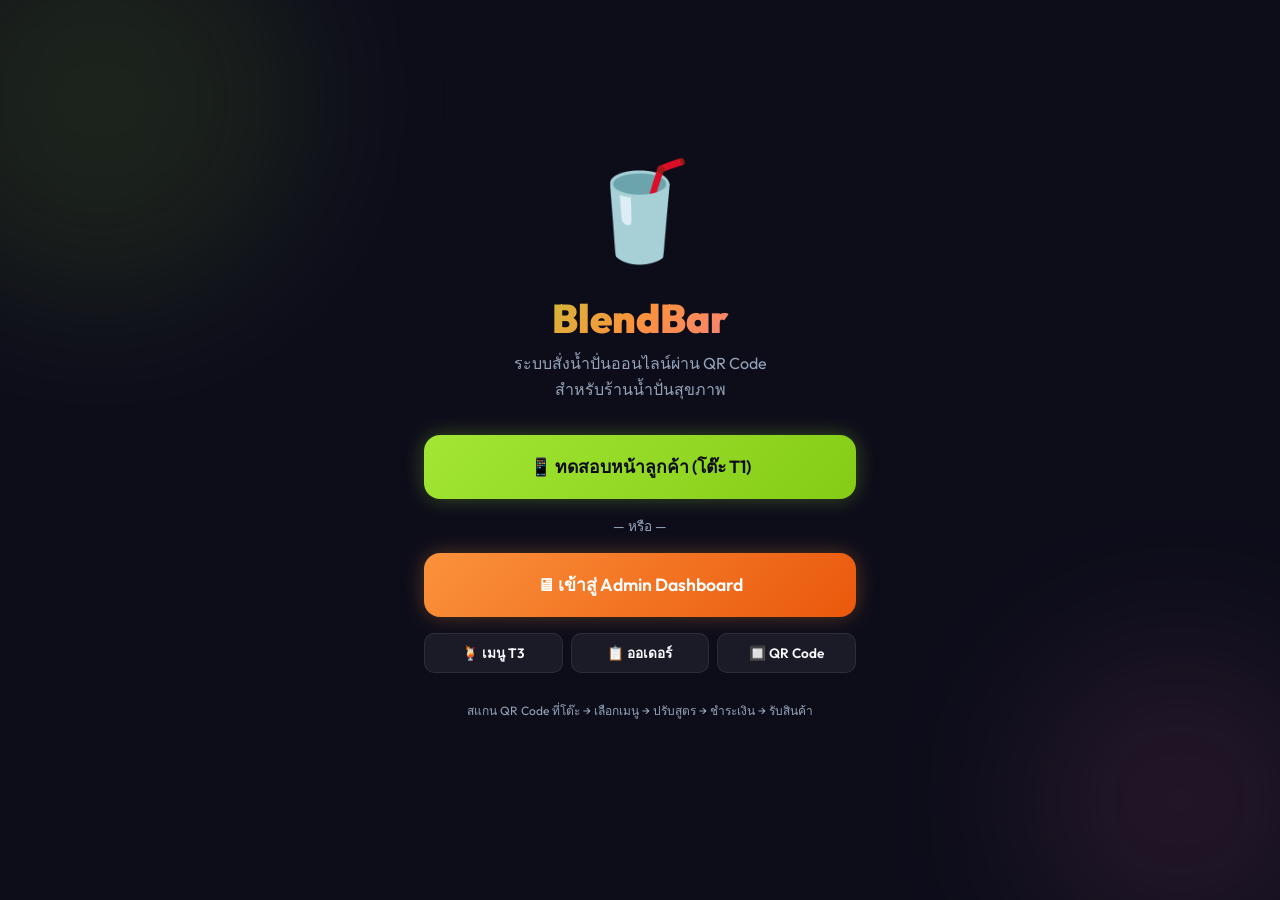
<file: index.html>
<!DOCTYPE html>
<html lang="th">
<head>
<meta charset="UTF-8">
<meta name="viewport" content="width=device-width, initial-scale=1.0">
<title>BlendBar — ระบบร้านน้ำปั่น</title>
<link rel="stylesheet" href="css/styles.css">
<style>
body { display:flex; align-items:center; justify-content:center; min-height:100vh; }
.landing {
  text-align:center; padding:40px 24px; max-width:480px; width:100%;
}
.hero-emoji { font-size:6rem; display:block; animation:float 3s ease-in-out infinite; margin-bottom:24px; }
h1 { font-size:2.5rem; font-weight:900; margin-bottom:8px; }
p { color:var(--text-muted); margin-bottom:32px; line-height:1.6; }
.btn-group { display:flex; flex-direction:column; gap:12px; }
.divider-text { color:var(--text-muted); font-size:0.85rem; margin:4px 0; }
.orb { position:fixed;border-radius:50%;filter:blur(80px);pointer-events:none; }
.orb1 { width:400px;height:400px;background:rgba(163,230,53,0.1);top:-100px;left:-100px; }
.orb2 { width:300px;height:300px;background:rgba(244,114,182,0.1);bottom:-50px;right:-50px; }
</style>
</head>
<body>
<div class="orb orb1"></div>
<div class="orb orb2"></div>
<div class="landing animate-fadeInUp">
  <span class="hero-emoji">🥤</span>
  <h1 class="gradient-text">BlendBar</h1>
  <p>ระบบสั่งน้ำปั่นออนไลน์ผ่าน QR Code<br>สำหรับร้านน้ำปั่นสุขภาพ</p>
  <div class="btn-group">
    <a href="pages/customer/welcome.html?table=T1" class="btn btn-primary btn-lg">
      📱 ทดสอบหน้าลูกค้า (โต๊ะ T1)
    </a>
    <div class="divider-text">— หรือ —</div>
    <a href="pages/admin/dashboard.html" class="btn btn-secondary btn-lg">
      🖥 เข้าสู่ Admin Dashboard
    </a>
    <div style="display:grid;grid-template-columns:1fr 1fr 1fr;gap:8px;margin-top:4px;">
      <a href="pages/customer/menu.html?table=T3" class="btn btn-ghost btn-sm">🍹 เมนู T3</a>
      <a href="pages/admin/orders.html" class="btn btn-ghost btn-sm">📋 ออเดอร์</a>
      <a href="pages/qr-generator.html" class="btn btn-ghost btn-sm">🔲 QR Code</a>
    </div>
  </div>
  <p style="margin-top:28px;font-size:0.75rem;color:var(--text-muted);">สแกน QR Code ที่โต๊ะ → เลือกเมนู → ปรับสูตร → ชำระเงิน → รับสินค้า</p>
</div>
<script src="js/app.js"></script>
</body>
</html>
</file>
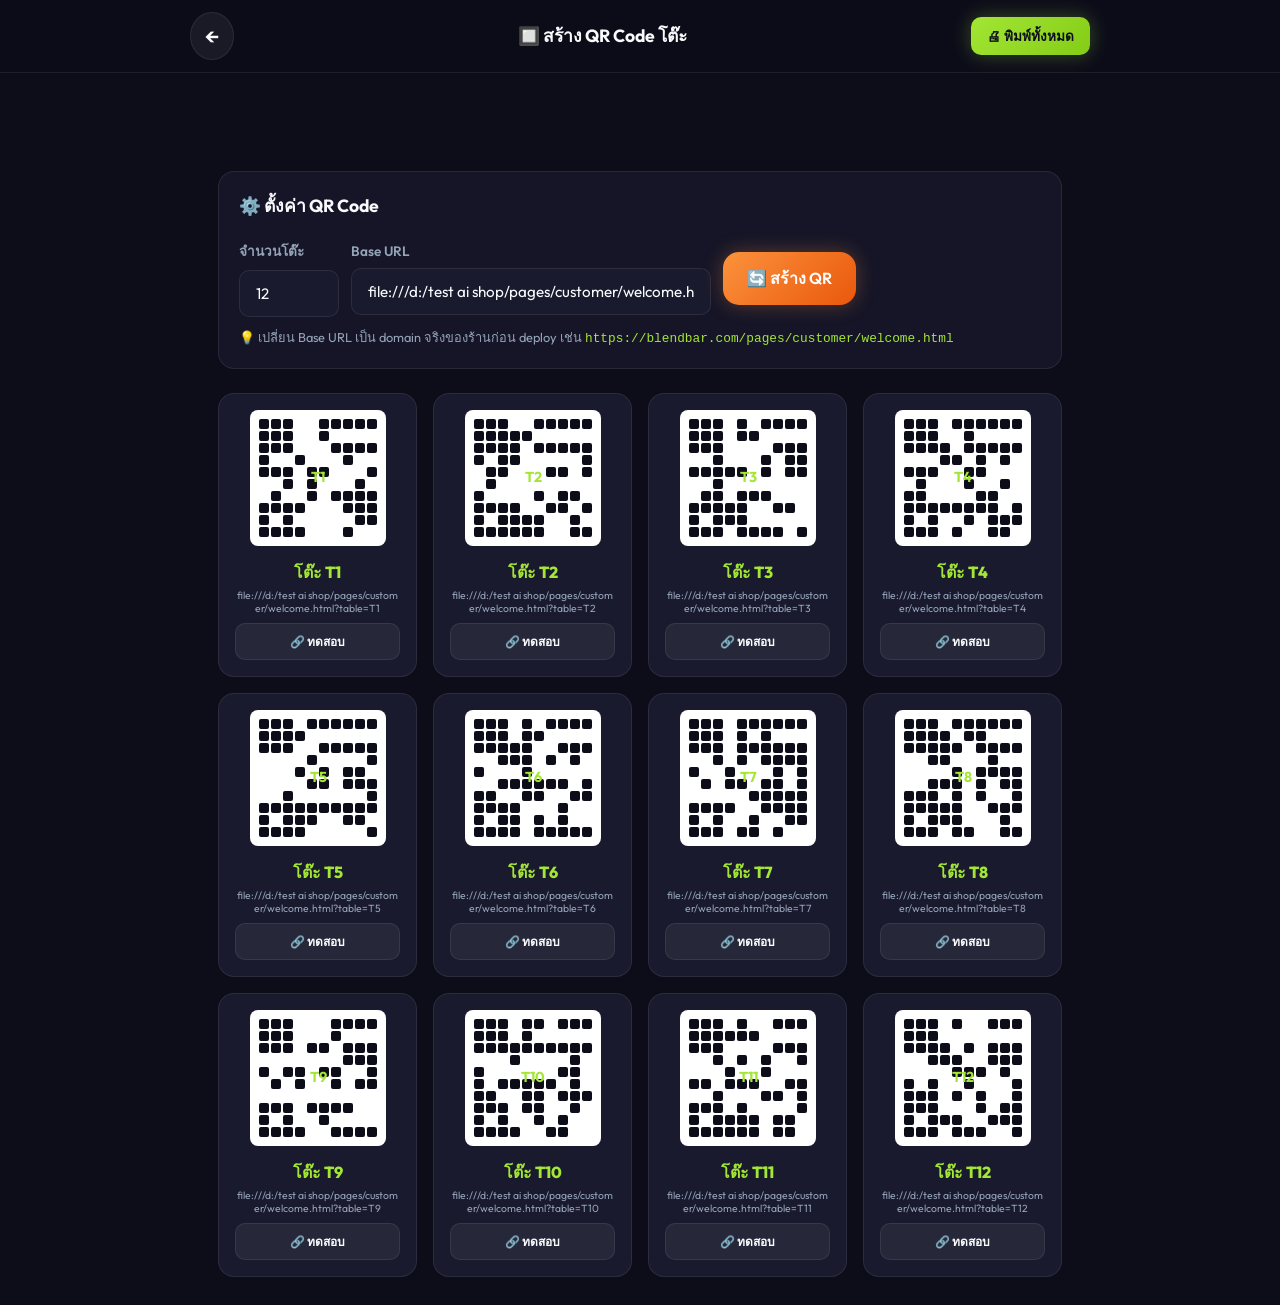
<file: pages/qr-generator.html>
<!DOCTYPE html>
<html lang="th">
<head>
<meta charset="UTF-8">
<meta name="viewport" content="width=device-width, initial-scale=1.0">
<title>BlendBar — สร้าง QR Code โต๊ะ</title>
<link rel="stylesheet" href="../css/styles.css">
<style>
.qr-page { max-width: 900px; margin: 0 auto; padding: 28px; }
.qr-grid { display: grid; grid-template-columns: repeat(auto-fill, minmax(160px, 1fr)); gap: 16px; margin-top: 24px; }
.qr-card {
  background: var(--surface); border: 1px solid var(--border);
  border-radius: var(--radius); padding: 16px; text-align: center;
  transition: all var(--transition);
}
.qr-card:hover { transform: translateY(-3px); box-shadow: var(--shadow); }
.qr-canvas { background: white; border-radius: 8px; padding: 8px; margin-bottom: 10px; }
.qr-table-name { font-size: 1rem; font-weight: 800; color: var(--primary); }
.qr-url { font-size: 0.65rem; color: var(--text-muted); word-break: break-all; margin-top: 4px; }
.print-btn { display: none; }
@media print {
  .topbar, .controls, .print-btn { display: none !important; }
  .qr-grid { grid-template-columns: repeat(4, 1fr); }
  body { background: white; }
  .qr-card { border: 1px solid #ddd; }
  .qr-table-name { color: #000; }
}
.controls { display: flex; gap: 12px; align-items: center; flex-wrap: wrap; margin-top: 20px; }
</style>
</head>
<body>
<div class="topbar">
  <div class="topbar-inner" style="max-width:900px;">
    <a href="../index.html" class="btn btn-icon btn-ghost" style="font-size:1.3rem;">←</a>
    <span class="topbar-title">🔲 สร้าง QR Code โต๊ะ</span>
    <button class="btn btn-primary btn-sm" onclick="window.print()">🖨 พิมพ์ทั้งหมด</button>
  </div>
</div>

<div class="qr-page" style="margin-top:70px;">
  <div class="glass" style="padding:20px;">
    <h2 style="font-size:1.1rem;font-weight:700;margin-bottom:8px;">⚙️ ตั้งค่า QR Code</h2>
    <div class="controls">
      <div>
        <label class="input-label">จำนวนโต๊ะ</label>
        <input type="number" class="input" id="tableCount" value="12" min="1" max="50" style="width:100px;">
      </div>
      <div>
        <label class="input-label">Base URL</label>
        <input type="text" class="input" id="baseUrl" value="file:///d:/test ai shop/pages/customer/welcome.html" style="width:360px;">
      </div>
      <button class="btn btn-secondary" onclick="generateAll()">🔄 สร้าง QR</button>
    </div>
    <p style="font-size:0.8rem;color:var(--text-muted);margin-top:10px;">💡 เปลี่ยน Base URL เป็น domain จริงของร้านก่อน deploy เช่น <code style="color:var(--primary);">https://blendbar.com/pages/customer/welcome.html</code></p>
  </div>

  <div class="qr-grid" id="qrGrid"></div>
</div>

<script src="../js/app.js"></script>
<script>
// Simple QR pattern generator (visual only, not scannable — for demo)
// In production, use a real QR library like qrcode.js
function drawQROnCanvas(canvas, text, tableId) {
  const ctx = canvas.getContext('2d');
  const size = 120;
  canvas.width = size; canvas.height = size;
  ctx.fillStyle = '#ffffff';
  ctx.fillRect(0, 0, size, size);

  // Seed pseudo-random based on tableId for consistent pattern
  let seed = tableId.split('').reduce((s, c) => s + c.charCodeAt(0), 0);
  function rand() { seed = (seed * 1664525 + 1013904223) & 0xffffffff; return (seed >>> 0) / 0xffffffff; }

  const cells = 10; const cellSize = size / cells;
  ctx.fillStyle = '#0d0d1a';

  for (let r = 0; r < cells; r++) {
    for (let c = 0; c < cells; c++) {
      // Finder patterns (corners)
      const inCorner = (r < 3 && c < 3) || (r < 3 && c >= cells-3) || (r >= cells-3 && c < 3);
      const isCornerEdge = (r === 0 || r === 2 || c === 0 || c === 2) && inCorner;
      const isCornerInner = r === 1 && c === 1;

      if (inCorner) {
        if (isCornerEdge || ((r>=cells-3)&&(r===cells-3||r===cells-1||c===0||c===2))) {
          ctx.fillStyle = '#0d0d1a';
        } else if (isCornerInner) {
          ctx.fillStyle = '#0d0d1a';
        } else {
          ctx.fillStyle = '#ffffff';
        }
      } else {
        ctx.fillStyle = rand() > 0.5 ? '#0d0d1a' : '#ffffff';
      }
      ctx.beginPath();
      ctx.roundRect(c * cellSize + 1, r * cellSize + 1, cellSize - 2, cellSize - 2, 2);
      ctx.fill();
    }
  }

  // Draw table label in center
  ctx.fillStyle = '#a3e635';
  ctx.font = `bold ${cellSize * 1.2}px Outfit, sans-serif`;
  ctx.textAlign = 'center';
  ctx.textBaseline = 'middle';
  ctx.fillText(tableId, size/2, size/2);
}

function generateAll() {
  const count = parseInt(document.getElementById('tableCount').value) || 12;
  const baseUrl = document.getElementById('baseUrl').value.trim();
  const grid = document.getElementById('qrGrid');
  grid.innerHTML = '';

  for (let i = 1; i <= count; i++) {
    const tableId = `T${i}`;
    const url = `${baseUrl}?table=${tableId}`;

    const card = document.createElement('div');
    card.className = 'qr-card animate-fadeInUp';
    card.style.animationDelay = `${i * 0.04}s`;
    card.innerHTML = `
      <canvas class="qr-canvas" id="qr${tableId}"></canvas>
      <div class="qr-table-name">โต๊ะ ${tableId}</div>
      <div class="qr-url">${url}</div>
      <a href="${url}" class="btn btn-ghost btn-sm" style="margin-top:8px;width:100%;font-size:0.75rem;" target="_blank">🔗 ทดสอบ</a>`;
    grid.appendChild(card);

    // Draw after DOM insertion
    requestAnimationFrame(() => drawQROnCanvas(document.getElementById(`qr${tableId}`), url, tableId));
  }
}

generateAll();
</script>
</body>
</html>
</file>
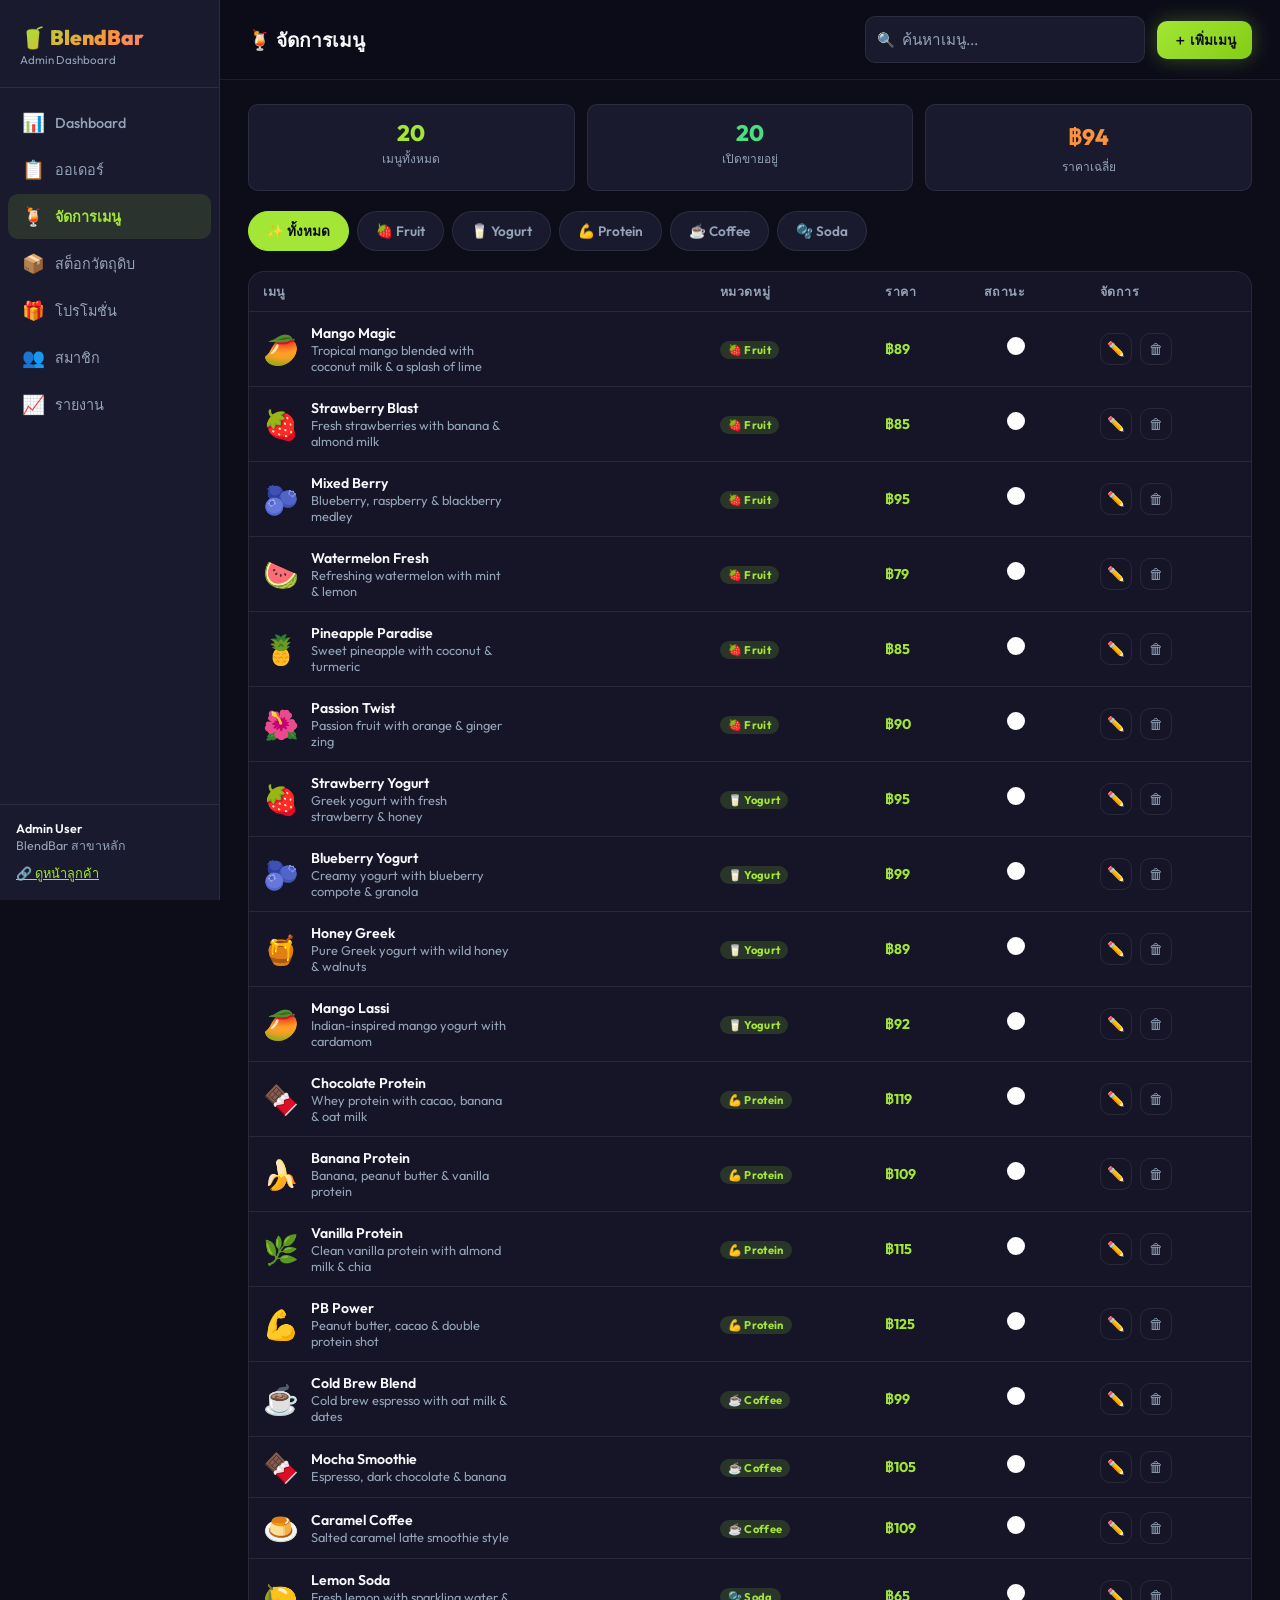
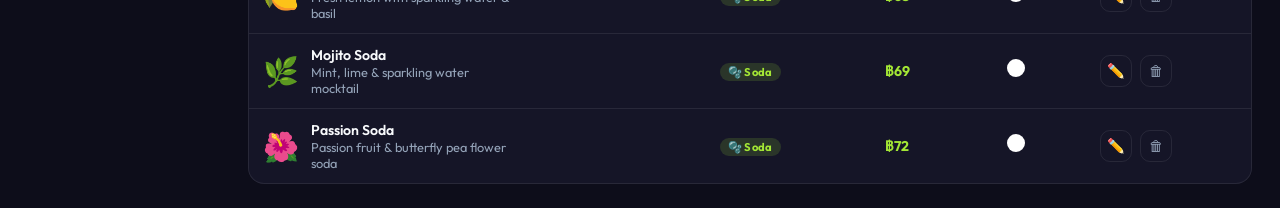
<file: pages/admin/menu-mgmt.html>
<!DOCTYPE html>
<html lang="th">
<head>
<meta charset="UTF-8">
<meta name="viewport" content="width=device-width, initial-scale=1.0">
<title>BlendBar Admin — จัดการเมนู</title>
<link rel="stylesheet" href="../../css/styles.css">
<style>
body { display:flex; }
.sidebar{width:220px;min-height:100vh;background:var(--surface);border-right:1px solid var(--border);display:flex;flex-direction:column;position:fixed;left:0;top:0;z-index:100;}
.sidebar-logo{padding:24px 20px 20px;border-bottom:1px solid var(--border);}
.sidebar-logo-text{font-size:1.3rem;font-weight:900;}
.sidebar-sub{font-size:0.72rem;color:var(--text-muted);margin-top:2px;}
.sidebar-nav{padding:12px 8px;flex:1;}
.nav-item{display:flex;align-items:center;gap:10px;padding:11px 14px;border-radius:var(--radius-sm);color:var(--text-muted);text-decoration:none;font-size:0.9rem;font-weight:500;transition:all var(--transition);margin-bottom:2px;}
.nav-item:hover,.nav-item.active{background:rgba(163,230,53,0.12);color:var(--primary);}
.nav-item.active{font-weight:700;}
.nav-icon{font-size:1.15rem;}
.sidebar-footer{padding:16px;border-top:1px solid var(--border);font-size:0.78rem;color:var(--text-muted);}
.main{margin-left:220px;flex:1;min-height:100vh;}
.admin-topbar{padding:16px 28px;border-bottom:1px solid var(--border);display:flex;align-items:center;justify-content:space-between;background:rgba(13,13,26,0.8);backdrop-filter:blur(12px);position:sticky;top:0;z-index:50;}
.content{padding:24px 28px;}

.menu-table { width:100%;border-collapse:collapse; }
.menu-table th { text-align:left;padding:10px 14px;font-size:0.78rem;font-weight:700;color:var(--text-muted);text-transform:uppercase;letter-spacing:0.05em;border-bottom:1px solid var(--border); }
.menu-table td { padding:12px 14px;border-bottom:1px solid var(--border);font-size:0.88rem;vertical-align:middle; }
.menu-table tr:hover td { background:rgba(255,255,255,0.02); }
.menu-table tr:last-child td { border-bottom:none; }

.menu-emoji-cell { font-size:2rem; }
.menu-name-cell { font-weight:600; }
.menu-desc-cell { color:var(--text-muted);font-size:0.8rem;max-width:200px; }

.toggle-switch { position:relative;width:44px;height:24px; }
.toggle-switch input { opacity:0;width:0;height:0; }
.slider { position:absolute;cursor:pointer;inset:0;background:var(--border);border-radius:24px;transition:0.3s; }
.slider::before { content:'';position:absolute;width:18px;height:18px;left:3px;bottom:3px;background:white;border-radius:50%;transition:0.3s; }
.toggle-switch input:checked + .slider { background:var(--primary); }
.toggle-switch input:checked + .slider::before { transform:translateX(20px); }

.action-cell { display:flex;gap:8px;align-items:center; }
.icon-btn { width:32px;height:32px;border-radius:var(--radius-sm);border:1px solid var(--border);background:transparent;color:var(--text-muted);cursor:pointer;font-size:0.9rem;display:flex;align-items:center;justify-content:center;transition:all var(--transition); }
.icon-btn:hover.edit { border-color:var(--primary);color:var(--primary); }
.icon-btn:hover.delete { border-color:var(--danger);color:var(--danger); }

/* Modal */
.modal-backdrop { position:fixed;inset:0;background:rgba(0,0,0,0.7);backdrop-filter:blur(4px);z-index:200;display:none;align-items:center;justify-content:center;padding:20px; }
.modal-backdrop.open { display:flex; }
.modal-content { background:var(--surface2);border:1px solid var(--border);border-radius:var(--radius-lg);padding:28px;width:100%;max-width:520px;max-height:90vh;overflow-y:auto;animation:bounceIn 0.4s ease; }
.modal-title { font-size:1.2rem;font-weight:800;margin-bottom:20px;display:flex;align-items:center;gap:10px; }
.form-grid { display:grid;grid-template-columns:1fr 1fr;gap:14px; }
.form-grid .full { grid-column:1/-1; }

.cat-select, .status-select { width:100%;padding:12px 14px;background:var(--surface);border:1px solid var(--border);border-radius:var(--radius-sm);color:var(--text);font-family:'Outfit',sans-serif;font-size:0.9rem;outline:none;transition:border-color var(--transition); }
.cat-select:focus,.status-select:focus { border-color:var(--primary); }

.emoji-picker { display:flex;flex-wrap:wrap;gap:8px;margin-top:8px; }
.emoji-opt { font-size:1.5rem;cursor:pointer;padding:6px;border-radius:8px;border:2px solid transparent;transition:all 0.15s; }
.emoji-opt:hover,.emoji-opt.selected { border-color:var(--primary);background:rgba(163,230,53,0.1); }

.search-input-wrap { position:relative;max-width:280px; }
.search-input-wrap input { padding-left:36px; }
.search-input-wrap::before { content:'🔍';position:absolute;left:12px;top:50%;transform:translateY(-50%);font-size:0.9rem; }

.stats-row { display:grid;grid-template-columns:repeat(3,1fr);gap:12px;margin-bottom:20px; }
.mini-stat { background:var(--surface);border:1px solid var(--border);border-radius:var(--radius-sm);padding:14px;text-align:center; }
.mini-val { font-size:1.4rem;font-weight:800; }
.mini-lbl { font-size:0.75rem;color:var(--text-muted);margin-top:2px; }

@media(max-width:900px){.sidebar{display:none;}.main{margin-left:0;}.content{padding:16px;}.form-grid{grid-template-columns:1fr;}}
</style>
</head>
<body>
<aside class="sidebar">
  <div class="sidebar-logo">
    <div class="sidebar-logo-text gradient-text">🥤 BlendBar</div>
    <div class="sidebar-sub">Admin Dashboard</div>
  </div>
  <nav class="sidebar-nav">
    <a href="dashboard.html" class="nav-item"><span class="nav-icon">📊</span> Dashboard</a>
    <a href="orders.html" class="nav-item"><span class="nav-icon">📋</span> ออเดอร์</a>
    <a href="menu-mgmt.html" class="nav-item active"><span class="nav-icon">🍹</span> จัดการเมนู</a>
    <a href="#" class="nav-item"><span class="nav-icon">📦</span> สต็อกวัตถุดิบ</a>
    <a href="#" class="nav-item"><span class="nav-icon">🎁</span> โปรโมชั่น</a>
    <a href="#" class="nav-item"><span class="nav-icon">👥</span> สมาชิก</a>
    <a href="#" class="nav-item"><span class="nav-icon">📈</span> รายงาน</a>
  </nav>
  <div class="sidebar-footer">
    <div style="font-weight:600;color:var(--text);">Admin User</div>
    <div>BlendBar สาขาหลัก</div>
    <a href="../customer/welcome.html?table=T1" style="color:var(--primary);font-size:0.8rem;display:block;margin-top:8px;">🔗 ดูหน้าลูกค้า</a>
  </div>
</aside>

<main class="main">
  <div class="admin-topbar">
    <span style="font-size:1.2rem;font-weight:800;">🍹 จัดการเมนู</span>
    <div style="display:flex;gap:12px;align-items:center;">
      <div class="search-input-wrap">
        <input type="text" class="input" id="searchInput" placeholder="ค้นหาเมนู..." style="padding-left:36px;">
      </div>
      <button class="btn btn-primary btn-sm" onclick="openAddModal()">＋ เพิ่มเมนู</button>
    </div>
  </div>

  <div class="content">
    <!-- Stats -->
    <div class="stats-row animate-fadeInUp">
      <div class="mini-stat">
        <div class="mini-val" id="totalMenus" style="color:var(--primary);">0</div>
        <div class="mini-lbl">เมนูทั้งหมด</div>
      </div>
      <div class="mini-stat">
        <div class="mini-val" id="activeMenus" style="color:var(--success);">0</div>
        <div class="mini-lbl">เปิดขายอยู่</div>
      </div>
      <div class="mini-stat">
        <div class="mini-val" id="avgPrice" style="color:var(--secondary);">฿0</div>
        <div class="mini-lbl">ราคาเฉลี่ย</div>
      </div>
    </div>

    <!-- Category Filter -->
    <div class="cat-tabs" id="catFilter" style="margin-bottom:16px;"></div>

    <!-- Menu Table -->
    <div class="glass" style="overflow:hidden;">
      <table class="menu-table" id="menuTable">
        <thead>
          <tr>
            <th>เมนู</th>
            <th>หมวดหมู่</th>
            <th>ราคา</th>
            <th>สถานะ</th>
            <th>จัดการ</th>
          </tr>
        </thead>
        <tbody id="menuTableBody"></tbody>
      </table>
    </div>
  </div>
</main>

<!-- Add/Edit Modal -->
<div class="modal-backdrop" id="menuModal">
  <div class="modal-content">
    <div class="modal-title">
      <span id="modalTitleEmoji">✨</span>
      <span id="modalTitle">เพิ่มเมนูใหม่</span>
    </div>
    <form id="menuForm" onsubmit="saveMenu(event)">
      <div class="form-grid">
        <!-- Emoji Picker -->
        <div class="full">
          <label class="input-label">ไอคอนเมนู</label>
          <div class="emoji-picker" id="emojiPicker"></div>
          <input type="hidden" id="formEmoji" value="🥤">
        </div>
        <!-- Name -->
        <div class="full">
          <label class="input-label">ชื่อเมนู *</label>
          <input type="text" class="input" id="formName" placeholder="เช่น Mango Magic" required>
        </div>
        <!-- Desc -->
        <div class="full">
          <label class="input-label">คำอธิบาย</label>
          <input type="text" class="input" id="formDesc" placeholder="รายละเอียดสั้นๆ">
        </div>
        <!-- Price -->
        <div>
          <label class="input-label">ราคา (฿) *</label>
          <input type="number" class="input" id="formPrice" placeholder="89" min="0" required>
        </div>
        <!-- Category -->
        <div>
          <label class="input-label">หมวดหมู่ *</label>
          <select class="cat-select" id="formCategory">
            <option value="fruit">🍓 Fruit Smoothie</option>
            <option value="yogurt">🥛 Yogurt</option>
            <option value="protein">💪 Protein</option>
            <option value="coffee">☕ Coffee</option>
            <option value="soda">🫧 Soda</option>
          </select>
        </div>
        <!-- Tags -->
        <div class="full">
          <label class="input-label">แท็ก</label>
          <div style="display:flex;gap:8px;flex-wrap:wrap;">
            <label style="display:flex;align-items:center;gap:6px;cursor:pointer;font-size:0.85rem;"><input type="checkbox" id="tagBest"> 🔥 ขายดี</label>
            <label style="display:flex;align-items:center;gap:6px;cursor:pointer;font-size:0.85rem;"><input type="checkbox" id="tagNew"> ✨ ใหม่</label>
            <label style="display:flex;align-items:center;gap:6px;cursor:pointer;font-size:0.85rem;"><input type="checkbox" id="tagPop"> ⭐ ยอดนิยม</label>
          </div>
        </div>
        <!-- Status -->
        <div class="full">
          <label class="input-label">สถานะ</label>
          <select class="status-select" id="formStatus">
            <option value="active">✅ เปิดขาย</option>
            <option value="inactive">❌ ปิดชั่วคราว</option>
          </select>
        </div>
      </div>
      <input type="hidden" id="formId" value="">
      <div style="display:flex;gap:12px;margin-top:20px;">
        <button type="button" class="btn btn-ghost" style="flex:1;" onclick="closeModal()">ยกเลิก</button>
        <button type="submit" class="btn btn-primary" style="flex:2;">💾 บันทึก</button>
      </div>
    </form>
  </div>
</div>

<script src="../../js/app.js"></script>
<script>
// Local menu overrides stored in localStorage
function getMenuOverrides() {
  try { return JSON.parse(localStorage.getItem('menu_overrides') || '{}'); } catch { return {}; }
}
function saveMenuOverrides(o) { localStorage.setItem('menu_overrides', JSON.stringify(o)); }

function getCustomMenus() {
  try { return JSON.parse(localStorage.getItem('custom_menus') || '[]'); } catch { return []; }
}
function saveCustomMenus(m) { localStorage.setItem('custom_menus', JSON.stringify(m)); }

function getAllMenus() {
  const overrides = getMenuOverrides();
  const custom = getCustomMenus();
  const base = MENU_DATA.map(m => ({ ...m, status: overrides[m.id]?.status ?? 'active', ...(overrides[m.id] || {}) }));
  return [...base, ...custom];
}

let filterCat = 'all';
let searchQ = '';
let editingId = null;

// Emoji options
const EMOJIS = ['🥭','🍓','🫐','🍉','🍍','🌺','🍋','🥥','🍌','🍫','☕','🍮','🌿','🍯','💪','🧃','🥤','🍹','🫧','🌱','🍊','🍇','🍑','🫙'];

function buildEmojiPicker(selected='🥤') {
  const el = document.getElementById('emojiPicker');
  el.innerHTML = '';
  EMOJIS.forEach(e => {
    const span = document.createElement('span');
    span.className = 'emoji-opt' + (e === selected ? ' selected' : '');
    span.textContent = e;
    span.onclick = () => {
      document.querySelectorAll('.emoji-opt').forEach(x => x.classList.remove('selected'));
      span.classList.add('selected');
      document.getElementById('formEmoji').value = e;
    };
    el.appendChild(span);
  });
}

function buildCatFilter() {
  const el = document.getElementById('catFilter');
  el.innerHTML = '';
  [{ id:'all', label:'ทั้งหมด', emoji:'✨' }, ...CATEGORIES.slice(1)].forEach(cat => {
    const btn = document.createElement('button');
    btn.className = 'cat-tab' + (cat.id === filterCat ? ' active' : '');
    btn.innerHTML = `${cat.emoji} ${cat.label}`;
    btn.onclick = () => { filterCat = cat.id; buildCatFilter(); renderTable(); };
    el.appendChild(btn);
  });
}

function renderTable() {
  const menus = getAllMenus();
  const active = menus.filter(m => m.status !== 'inactive');

  document.getElementById('totalMenus').textContent = menus.length;
  document.getElementById('activeMenus').textContent = active.length;
  const avg = Math.round(menus.reduce((s,m)=>s+m.price,0)/menus.length);
  document.getElementById('avgPrice').textContent = `฿${avg}`;

  const catMap = { fruit:'🍓 Fruit', yogurt:'🥛 Yogurt', protein:'💪 Protein', coffee:'☕ Coffee', soda:'🫧 Soda' };

  let items = menus.filter(m => {
    const matchCat = filterCat === 'all' || m.category === filterCat;
    const matchQ = !searchQ || m.name.toLowerCase().includes(searchQ) || (m.desc||'').toLowerCase().includes(searchQ);
    return matchCat && matchQ;
  });

  const tbody = document.getElementById('menuTableBody');
  tbody.innerHTML = '';
  if (items.length === 0) {
    tbody.innerHTML = '<tr><td colspan="5" style="text-align:center;padding:40px;color:var(--text-muted);">ไม่พบเมนู</td></tr>';
    return;
  }
  items.forEach(m => {
    const tr = document.createElement('tr');
    const isActive = m.status !== 'inactive';
    tr.innerHTML = `
      <td>
        <div style="display:flex;align-items:center;gap:12px;">
          <span style="font-size:1.8rem;">${m.emoji}</span>
          <div>
            <div class="menu-name-cell">${m.name}</div>
            <div class="menu-desc-cell">${m.desc||''}</div>
          </div>
        </div>
      </td>
      <td><span class="badge badge-primary">${catMap[m.category]||m.category}</span></td>
      <td style="font-weight:700;color:var(--primary);">฿${m.price}</td>
      <td>
        <label class="toggle-switch">
          <input type="checkbox" ${isActive?'checked':''} onchange="toggleStatus(${m.id||`'${m.name}'`},this.checked)">
          <span class="slider"></span>
        </label>
      </td>
      <td>
        <div class="action-cell">
          <button class="icon-btn edit" onclick="openEditModal(${m.id||`'${m.name}'`})" title="แก้ไข">✏️</button>
          <button class="icon-btn delete" onclick="deleteMenu(${m.id||`'${m.name}'`})" title="ลบ">🗑</button>
        </div>
      </td>`;
    tbody.appendChild(tr);
  });
}

function toggleStatus(id, isActive) {
  const overrides = getMenuOverrides();
  if (!overrides[id]) overrides[id] = {};
  overrides[id].status = isActive ? 'active' : 'inactive';
  saveMenuOverrides(overrides);
  Utils.showToast(isActive ? 'เปิดขายแล้ว ✅' : 'ปิดชั่วคราว ❌', isActive ? '✅' : '❌');
  renderTable();
}

function deleteMenu(id) {
  if (!confirm('ลบเมนูนี้?')) return;
  // If custom menu
  const customs = getCustomMenus().filter(m => m.id !== id && m.name !== id);
  saveCustomMenus(customs);
  // If base menu, just set override to hidden
  const overrides = getMenuOverrides();
  if (!overrides[id]) overrides[id] = {};
  overrides[id].hidden = true;
  saveMenuOverrides(overrides);
  Utils.showToast('ลบเมนูแล้ว', '🗑');
  renderTable();
}

function openAddModal() {
  editingId = null;
  document.getElementById('modalTitle').textContent = 'เพิ่มเมนูใหม่';
  document.getElementById('modalTitleEmoji').textContent = '✨';
  document.getElementById('formId').value = '';
  document.getElementById('formName').value = '';
  document.getElementById('formDesc').value = '';
  document.getElementById('formPrice').value = '';
  document.getElementById('formCategory').value = 'fruit';
  document.getElementById('formStatus').value = 'active';
  document.getElementById('tagBest').checked = false;
  document.getElementById('tagNew').checked = false;
  document.getElementById('tagPop').checked = false;
  document.getElementById('formEmoji').value = '🥤';
  buildEmojiPicker('🥤');
  document.getElementById('menuModal').classList.add('open');
}

function openEditModal(id) {
  const menu = getAllMenus().find(m => m.id === id || m.name === id);
  if (!menu) return;
  editingId = id;
  document.getElementById('modalTitle').textContent = 'แก้ไขเมนู';
  document.getElementById('modalTitleEmoji').textContent = '✏️';
  document.getElementById('formId').value = id;
  document.getElementById('formName').value = menu.name;
  document.getElementById('formDesc').value = menu.desc || '';
  document.getElementById('formPrice').value = menu.price;
  document.getElementById('formCategory').value = menu.category;
  document.getElementById('formStatus').value = menu.status || 'active';
  document.getElementById('tagBest').checked = (menu.tags||[]).includes('bestseller');
  document.getElementById('tagNew').checked = (menu.tags||[]).includes('new');
  document.getElementById('tagPop').checked = (menu.tags||[]).includes('popular');
  document.getElementById('formEmoji').value = menu.emoji || '🥤';
  buildEmojiPicker(menu.emoji || '🥤');
  document.getElementById('menuModal').classList.add('open');
}

function closeModal() { document.getElementById('menuModal').classList.remove('open'); }

function saveMenu(e) {
  e.preventDefault();
  const name = document.getElementById('formName').value.trim();
  const desc = document.getElementById('formDesc').value.trim();
  const price = parseInt(document.getElementById('formPrice').value);
  const category = document.getElementById('formCategory').value;
  const status = document.getElementById('formStatus').value;
  const emoji = document.getElementById('formEmoji').value;
  const tags = [];
  if (document.getElementById('tagBest').checked) tags.push('bestseller');
  if (document.getElementById('tagNew').checked) tags.push('new');
  if (document.getElementById('tagPop').checked) tags.push('popular');

  if (editingId !== null) {
    // Update override
    const overrides = getMenuOverrides();
    if (!overrides[editingId]) overrides[editingId] = {};
    Object.assign(overrides[editingId], { name, desc, price, category, status, emoji, tags });
    saveMenuOverrides(overrides);
    // If custom menu
    const customs = getCustomMenus();
    const idx = customs.findIndex(m => m.id === editingId || m.name === editingId);
    if (idx >= 0) { Object.assign(customs[idx], { name, desc, price, category, status, emoji, tags }); saveCustomMenus(customs); }
  } else {
    // New custom menu
    const customs = getCustomMenus();
    customs.push({ id: `custom_${Date.now()}`, name, desc, price, category, status, emoji, tags });
    saveCustomMenus(customs);
  }

  Utils.showToast(editingId ? 'อัปเดตเมนูแล้ว ✅' : 'เพิ่มเมนูแล้ว ✅', '🍹');
  closeModal();
  renderTable();
}

document.getElementById('searchInput').addEventListener('input', e => { searchQ = e.target.value.toLowerCase(); renderTable(); });
document.getElementById('menuModal').addEventListener('click', e => { if (e.target === document.getElementById('menuModal')) closeModal(); });

buildEmojiPicker();
buildCatFilter();
renderTable();
</script>
</body>
</html>
</file>
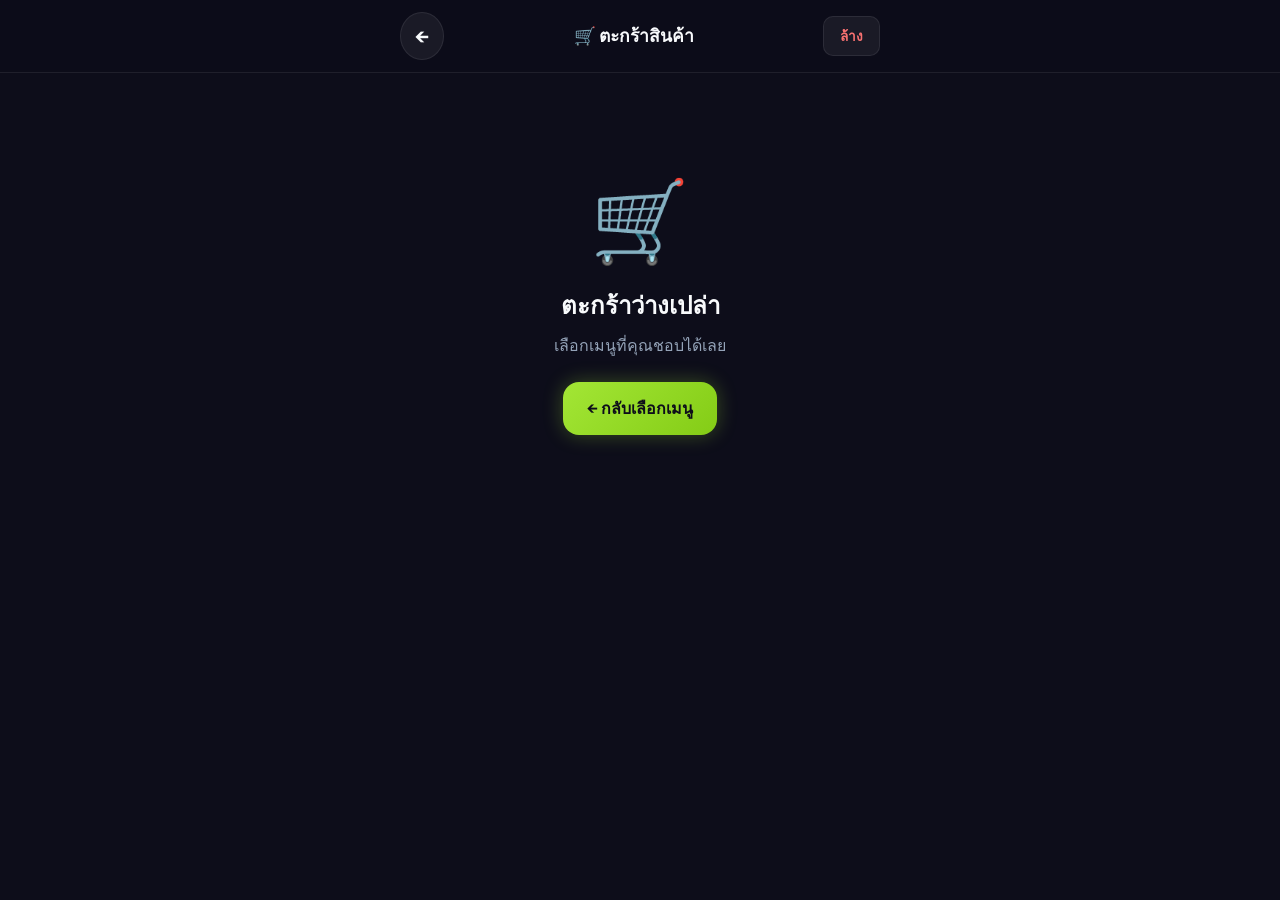
<file: pages/customer/cart.html>
<!DOCTYPE html>
<html lang="th">
<head>
<meta charset="UTF-8">
<meta name="viewport" content="width=device-width, initial-scale=1.0, maximum-scale=1.0">
<title>BlendBar — ตะกร้าสินค้า</title>
<link rel="stylesheet" href="../../css/styles.css">
<style>
.cart-item {
  background: var(--surface);
  border: 1px solid var(--border);
  border-radius: var(--radius);
  padding: 14px;
  display: flex;
  gap: 12px;
  align-items: flex-start;
  margin-bottom: 10px;
  transition: all var(--transition);
}
.cart-item-emoji { font-size: 2.4rem; flex-shrink: 0; }
.cart-item-info { flex: 1; }
.cart-item-name { font-size: 1rem; font-weight: 700; }
.cart-item-opts { font-size: 0.75rem; color: var(--text-muted); margin-top: 3px; line-height: 1.5; }
.cart-item-price { font-size: 0.95rem; font-weight: 700; color: var(--primary); margin-top: 6px; }
.cart-item-right { display: flex; flex-direction: column; align-items: flex-end; gap: 10px; }
.remove-btn { background: none; border: none; color: var(--text-muted); font-size: 1.1rem; cursor: pointer; padding: 4px; transition: color var(--transition); }
.remove-btn:hover { color: var(--danger); }

.empty-cart { text-align: center; padding: 80px 16px; }
.empty-emoji { font-size: 5rem; display: block; margin-bottom: 16px; }

.summary-card {
  background: var(--surface);
  border: 1px solid var(--border);
  border-radius: var(--radius);
  padding: 16px;
  margin-bottom: 12px;
}
.summary-row { display: flex; justify-content: space-between; align-items: center; padding: 6px 0; font-size: 0.9rem; }
.summary-row.total { border-top: 1px solid var(--border); margin-top: 8px; padding-top: 14px; font-size: 1.15rem; font-weight: 800; }
.summary-discount { color: var(--success); }

.coupon-row { display: flex; gap: 8px; }
.coupon-input { flex: 1; }
</style>
</head>
<body>
<div class="topbar">
  <div class="topbar-inner">
    <button onclick="history.back()" class="btn btn-icon btn-ghost" style="font-size:1.3rem;">←</button>
    <span class="topbar-title">🛒 ตะกร้าสินค้า</span>
    <button id="clearBtn" class="btn btn-sm btn-ghost" style="color:var(--danger);">ล้าง</button>
  </div>
</div>

<div class="container page-content">
  <!-- Cart Items -->
  <div id="cartList"></div>

  <!-- Empty State -->
  <div id="emptyCart" class="empty-cart" style="display:none;">
    <span class="empty-emoji">🛒</span>
    <h2>ตะกร้าว่างเปล่า</h2>
    <p style="color:var(--text-muted);margin-top:8px;">เลือกเมนูที่คุณชอบได้เลย</p>
    <a href="menu.html" class="btn btn-primary" style="margin-top:24px;">← กลับเลือกเมนู</a>
  </div>

  <!-- Coupon -->
  <div id="couponSection" style="display:none;">
    <div class="coupon-row" style="margin-bottom:12px;">
      <input type="text" class="input coupon-input" id="couponInput" placeholder="🎟 รหัสคูปอง" style="text-transform:uppercase;">
      <button class="btn btn-secondary btn-sm" onclick="applyCoupon()">ใช้งาน</button>
    </div>
    <div id="couponMsg" style="font-size:0.8rem;margin-top:-6px;margin-bottom:12px;"></div>
  </div>

  <!-- Summary -->
  <div class="summary-card" id="summaryCard" style="display:none;">
    <div class="summary-row"><span style="color:var(--text-muted);">ยอดรวม</span><span id="subtotalVal">฿0</span></div>
    <div class="summary-row summary-discount" id="discountRow" style="display:none;"><span>💝 ส่วนลด</span><span id="discountVal">-฿0</span></div>
    <div class="summary-row"><span style="color:var(--text-muted);">โต๊ะ</span><span id="tableVal" style="color:var(--primary);font-weight:600;">T1</span></div>
    <div class="summary-row total"><span>ยอดสุทธิ</span><span id="totalVal" style="color:var(--primary);">฿0</span></div>
  </div>

  <!-- Checkout Button -->
  <div id="checkoutSection" style="display:none;">
    <button class="btn btn-primary btn-full btn-lg" onclick="checkout()" style="margin-bottom:8px;">
      💳 ชำระเงิน
    </button>
    <p style="text-align:center;font-size:0.8rem;color:var(--text-muted);">รองรับ PromptPay · TrueMoney · บัตรเครดิต</p>
  </div>

  <div style="height:30px;"></div>
</div>

<script src="../../js/app.js"></script>
<script>
const tableId = Store.getTable();
document.getElementById('tableVal').textContent = tableId;

let discount = 0;
const COUPONS = { 'BLEND50': 50, 'WELCOME20': 20, 'VIP100': 100 };

function render() {
  const cart = Store.getCart();
  const cartListEl = document.getElementById('cartList');
  const emptyEl = document.getElementById('emptyCart');
  const summaryEl = document.getElementById('summaryCard');
  const checkoutEl = document.getElementById('checkoutSection');
  const couponEl = document.getElementById('couponSection');

  if (cart.length === 0) {
    emptyEl.style.display = 'block';
    summaryEl.style.display = 'none';
    checkoutEl.style.display = 'none';
    couponEl.style.display = 'none';
    cartListEl.innerHTML = '';
    return;
  }

  emptyEl.style.display = 'none';
  summaryEl.style.display = 'block';
  checkoutEl.style.display = 'block';
  couponEl.style.display = 'block';

  cartListEl.innerHTML = '';
  cart.forEach(item => {
    const div = document.createElement('div');
    div.className = 'cart-item animate-fadeInUp';
    div.innerHTML = `
      <div class="cart-item-emoji">${item.emoji}</div>
      <div class="cart-item-info">
        <div class="cart-item-name">${item.name}</div>
        <div class="cart-item-opts">${item.summary || ''}</div>
        <div class="cart-item-price">${Utils.formatPrice(item.price)} × ${item.qty} = ${Utils.formatPrice(item.price * item.qty)}</div>
      </div>
      <div class="cart-item-right">
        <button class="remove-btn" onclick="removeItem('${item.cartId}')">🗑</button>
        <div class="qty-control">
          <button class="qty-btn" style="width:30px;height:30px;font-size:1rem;" onclick="changeQty('${item.cartId}', ${item.qty - 1})">−</button>
          <span class="qty-value" style="min-width:30px;font-size:0.9rem;">${item.qty}</span>
          <button class="qty-btn" style="width:30px;height:30px;font-size:1rem;" onclick="changeQty('${item.cartId}', ${item.qty + 1})">+</button>
        </div>
      </div>`;
    cartListEl.appendChild(div);
  });

  const subtotal = Store.getTotal();
  const total = Math.max(0, subtotal - discount);
  document.getElementById('subtotalVal').textContent = Utils.formatPrice(subtotal);
  document.getElementById('totalVal').textContent = Utils.formatPrice(total);

  const discountRow = document.getElementById('discountRow');
  if (discount > 0) {
    discountRow.style.display = 'flex';
    document.getElementById('discountVal').textContent = `-฿${discount}`;
  } else { discountRow.style.display = 'none'; }
}

function removeItem(cartId) { Store.removeItem(cartId); render(); }
function changeQty(cartId, qty) { Store.updateQty(cartId, qty); render(); }

function applyCoupon() {
  const code = document.getElementById('couponInput').value.trim().toUpperCase();
  const msgEl = document.getElementById('couponMsg');
  if (COUPONS[code]) {
    discount = COUPONS[code];
    msgEl.style.color = 'var(--success)';
    msgEl.textContent = `✅ ใช้คูปอง ${code} ลด ฿${discount} สำเร็จ!`;
    render();
  } else {
    msgEl.style.color = 'var(--danger)';
    msgEl.textContent = '❌ รหัสคูปองไม่ถูกต้อง';
  }
}

function checkout() {
  const cart = Store.getCart();
  if (cart.length === 0) return;
  const subtotal = Store.getTotal();
  const total = Math.max(0, subtotal - discount);
  const order = {
    id: Utils.generateOrderId(),
    tableId,
    items: cart,
    subtotal,
    discount,
    total,
    status: 'pending',
    paymentStatus: 'pending',
    createdAt: new Date().toISOString(),
    queue: Utils.generateQueueNumber(),
  };
  Store.setOrder(order);
  window.location.href = `payment.html`;
}

document.getElementById('clearBtn').onclick = () => {
  if (Store.getCount() === 0) return;
  if (confirm('ล้างตะกร้าทั้งหมด?')) { Store.clearCart(); render(); }
};

window.addEventListener('cartUpdate', render);
render();
</script>
</body>
</html>
</file>
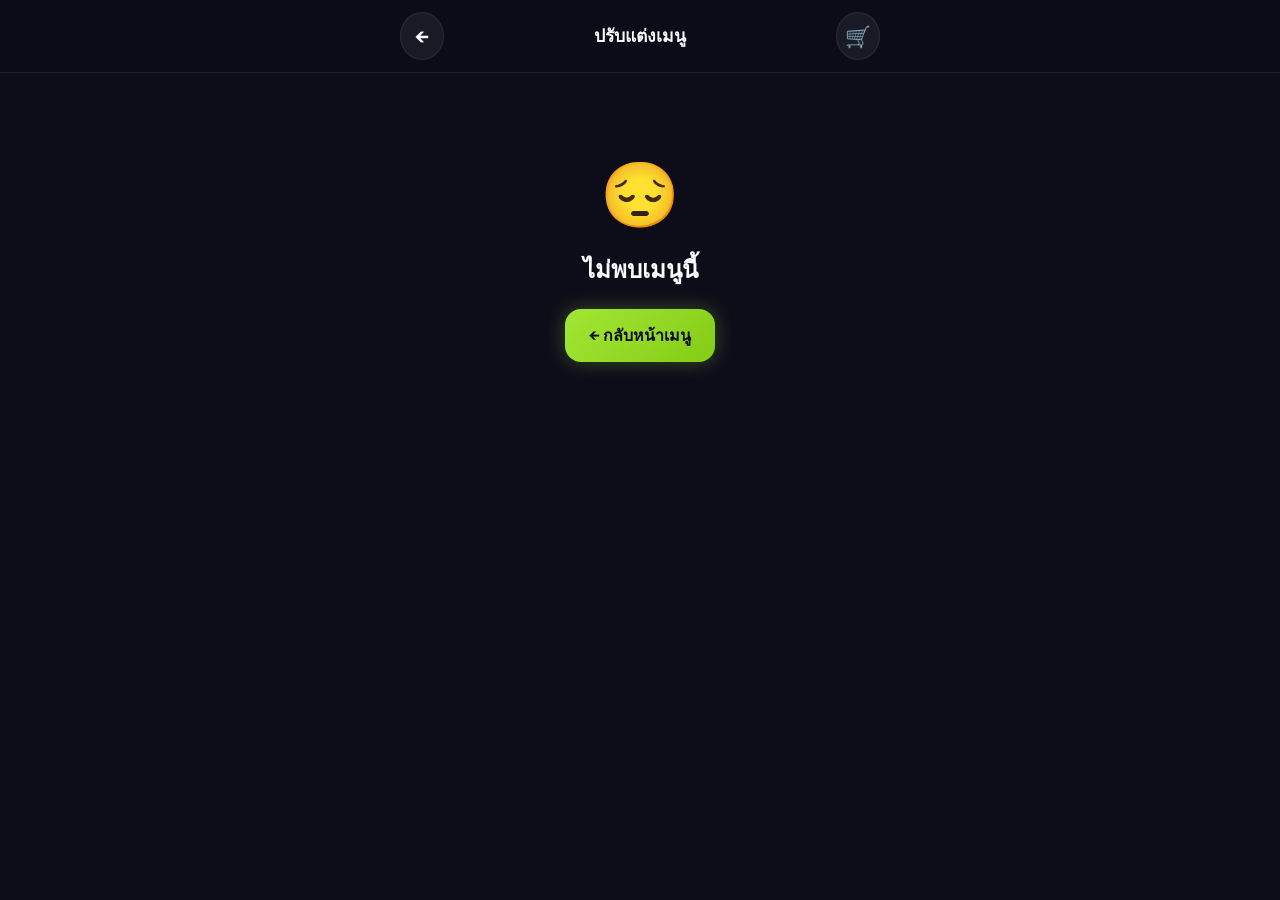
<file: pages/customer/customize.html>
<!DOCTYPE html>
<html lang="th">
<head>
<meta charset="UTF-8">
<meta name="viewport" content="width=device-width, initial-scale=1.0, maximum-scale=1.0">
<title>BlendBar — ปรับแต่งเมนู</title>
<link rel="stylesheet" href="../../css/styles.css">
<style>
.item-hero {
  width:100%; padding:40px 0 28px; display:flex; flex-direction:column;
  align-items:center; position:relative; overflow:hidden; text-align:center;
}
.item-hero-bg { position:absolute;inset:0;opacity:0.5; }
.item-emoji-large { font-size:6rem;filter:drop-shadow(0 8px 24px rgba(0,0,0,0.5));position:relative;z-index:1;animation:float 3s ease-in-out infinite; }
.item-hero-name { font-size:1.6rem;font-weight:800;margin-top:14px;position:relative;z-index:1; }
.item-hero-desc { font-size:0.88rem;color:var(--text-muted);margin-top:6px;padding:0 24px;position:relative;z-index:1;line-height:1.5; }

.section-block { background:var(--surface);border:1px solid var(--border);border-radius:var(--radius);padding:16px;margin-bottom:12px; }
.section-label { font-size:0.78rem;font-weight:700;color:var(--text-muted);text-transform:uppercase;letter-spacing:0.05em;margin-bottom:12px;display:flex;align-items:center;gap:6px; }

.size-row { display:flex;gap:8px; }
.size-btn { flex:1;padding:12px 6px;border:1px solid var(--border);border-radius:var(--radius-sm);background:var(--surface2);text-align:center;cursor:pointer;transition:all var(--transition); }
.size-btn:hover { border-color:var(--primary); }
.size-btn.active { border-color:var(--primary);background:rgba(163,230,53,0.1); }
.size-letter { font-size:1.3rem;font-weight:900;color:var(--primary); }
.size-price { font-size:0.72rem;color:var(--text-muted);margin-top:2px; }

.topping-grid { display:grid;grid-template-columns:1fr 1fr;gap:8px; }
.topping-chip {
  padding:10px 12px;border:1px solid var(--border);border-radius:var(--radius-sm);
  background:var(--surface2);cursor:pointer;transition:all var(--transition);
  display:flex;align-items:center;gap:8px;font-size:0.85rem;
}
.topping-chip:hover { border-color:var(--primary); }
.topping-chip.active { border-color:var(--primary);background:rgba(163,230,53,0.1);color:var(--primary); }
.topping-chip-price { margin-left:auto;font-size:0.72rem;font-weight:700;color:var(--secondary); }

.price-sticky {
  position:fixed;bottom:0;left:0;right:0;
  background:rgba(13,13,26,0.96);backdrop-filter:blur(16px);
  border-top:1px solid var(--border);padding:14px 16px env(safe-area-inset-bottom,14px);z-index:90;
}
.price-sticky-inner { max-width:480px;margin:0 auto;display:flex;align-items:center;gap:14px; }
.price-big { font-size:1.7rem;font-weight:900;color:var(--primary);flex:1; }
.price-sublabel { font-size:0.72rem;color:var(--text-muted); }
</style>
</head>
<body>
<div class="topbar">
  <div class="topbar-inner">
    <button onclick="history.back()" class="btn btn-icon btn-ghost" style="font-size:1.3rem;">←</button>
    <span class="topbar-title">ปรับแต่งเมนู</span>
    <a href="cart.html" class="btn btn-icon btn-ghost" style="font-size:1.3rem;position:relative;">🛒
      <span class="cart-count" style="position:absolute;top:-4px;right:-4px;background:var(--accent);color:white;font-size:0.6rem;font-weight:700;width:18px;height:18px;border-radius:50%;display:none;align-items:center;justify-content:center;"></span>
    </a>
  </div>
</div>

<div id="pageContent" style="display:none;">
  <div class="item-hero" id="itemHero">
    <div class="item-hero-bg" id="heroBg"></div>
    <div class="item-emoji-large" id="itemEmoji">🥤</div>
    <h1 class="item-hero-name" id="itemName">Loading...</h1>
    <p class="item-hero-desc" id="itemDesc"></p>
  </div>

  <div class="container" style="padding-top:16px;padding-bottom:120px;">
    <!-- Size -->
    <div class="section-block animate-fadeInUp">
      <div class="section-label">📏 ขนาด</div>
      <div class="size-row" id="sizeRow"></div>
    </div>
    <!-- Sweetness -->
    <div class="section-block animate-fadeInUp delay-100">
      <div class="section-label">🍬 ความหวาน</div>
      <div class="option-group" id="sweetnessGroup"></div>
    </div>
    <!-- Ice -->
    <div class="section-block animate-fadeInUp delay-200">
      <div class="section-label">🧊 น้ำแข็ง</div>
      <div class="option-group" id="iceGroup"></div>
    </div>
    <!-- Milk -->
    <div class="section-block animate-fadeInUp delay-200">
      <div class="section-label">🥛 ชนิดนม</div>
      <div class="option-group" id="milkGroup"></div>
    </div>
    <!-- Toppings -->
    <div class="section-block animate-fadeInUp delay-300">
      <div class="section-label">🍿 ท็อปปิ้ง</div>
      <div class="topping-grid" id="toppingGrid"></div>
    </div>
    <!-- Extras -->
    <div class="section-block animate-fadeInUp delay-400">
      <div class="section-label">⚡ เพิ่มพิเศษ</div>
      <div class="topping-grid" id="extraGrid"></div>
    </div>
    <!-- Qty + Note -->
    <div class="section-block animate-fadeInUp delay-400" style="display:flex;align-items:center;gap:16px;">
      <div>
        <div class="section-label">🔢 จำนวน</div>
        <div class="qty-control">
          <button class="qty-btn" id="qtyMinus">−</button>
          <span class="qty-value" id="qtyVal">1</span>
          <button class="qty-btn" id="qtyPlus">+</button>
        </div>
      </div>
      <div style="flex:1;">
        <div class="section-label">📝 หมายเหตุ</div>
        <input class="input" id="noteInput" placeholder="เช่น ไม่ใส่น้ำตาล..." style="margin-top:0;">
      </div>
    </div>
  </div>
</div>

<div id="notFound" style="display:none;text-align:center;padding:80px 16px;">
  <div style="font-size:4rem;">😔</div>
  <h2 style="margin-top:16px;">ไม่พบเมนูนี้</h2>
  <a href="menu.html" class="btn btn-primary" style="margin-top:20px;display:inline-flex;">← กลับหน้าเมนู</a>
</div>

<!-- Price Bar -->
<div class="price-sticky" id="priceBar" style="display:none;">
  <div class="price-sticky-inner">
    <div>
      <div class="price-sublabel">ราคารวม</div>
      <div class="price-big" id="priceDisplay">฿0</div>
    </div>
    <button class="btn btn-primary" style="flex:2;padding:16px;" id="addBtn">🛒 เพิ่มลงตะกร้า</button>
  </div>
</div>

<script src="../../js/app.js"></script>
<script>
const params = new URLSearchParams(window.location.search);
const menuId = parseInt(params.get('id'));
const tableId = params.get('table') || Store.getTable();
const item = Utils.getMenuById(menuId);

let sel = { size:'M', sweetness:75, ice:'normal', milk:'regular', toppings:[], extras:[], qty:1 };

if (!item) {
  document.getElementById('notFound').style.display = 'block';
} else {
  document.getElementById('pageContent').style.display = 'block';
  document.getElementById('priceBar').style.display = 'block';
  document.getElementById('itemEmoji').textContent = item.emoji;
  document.getElementById('itemName').textContent = item.name;
  document.getElementById('itemDesc').textContent = item.desc;
  document.getElementById('heroBg').style.background = Utils.getCategoryColor(item.category);
  document.title = `BlendBar — ${item.name}`;

  function makeChips(el, opts, selKey, valKey, labelFn, priceKey) {
    opts.forEach(opt => {
      const btn = document.createElement('button');
      btn.className = 'option-chip' + (opt[valKey] === sel[selKey] ? ' active' : '');
      btn.textContent = labelFn(opt);
      btn.onclick = () => {
        sel[selKey] = opt[valKey];
        el.querySelectorAll('.option-chip').forEach(c => c.classList.remove('active'));
        btn.classList.add('active');
        calcPrice();
      };
      el.appendChild(btn);
    });
  }

  // Size
  const sizeRow = document.getElementById('sizeRow');
  SIZE_OPTIONS.forEach(s => {
    const div = document.createElement('div');
    div.className = 'size-btn' + (s.value === 'M' ? ' active' : '');
    div.innerHTML = `<div class="size-letter">${s.label}</div><div class="size-price">${s.priceAdd>0?'+฿'+s.priceAdd:s.priceAdd<0?'-฿'+Math.abs(s.priceAdd):'ปกติ'}</div>`;
    div.onclick = () => { sel.size = s.value; sizeRow.querySelectorAll('.size-btn').forEach(b=>b.classList.remove('active')); div.classList.add('active'); calcPrice(); };
    sizeRow.appendChild(div);
  });

  makeChips(document.getElementById('sweetnessGroup'), SWEETNESS_OPTIONS, 'sweetness', 'value', o=>`${o.label}`, null);
  makeChips(document.getElementById('iceGroup'), ICE_OPTIONS, 'ice', 'value', o=>o.label, null);
  makeChips(document.getElementById('milkGroup'), MILK_OPTIONS, 'milk', 'value', o=>`${o.label}${o.priceAdd>0?' +฿'+o.priceAdd:''}`, null);

  // Toppings
  const toppingGrid = document.getElementById('toppingGrid');
  TOPPINGS.forEach(top => {
    const div = document.createElement('div');
    div.className = 'topping-chip';
    div.innerHTML = `<span>${top.emoji}</span><span>${top.label}</span><span class="topping-chip-price">+฿${top.price}</span>`;
    div.onclick = () => {
      const on = div.classList.toggle('active');
      if (on) sel.toppings.push(top.id); else sel.toppings = sel.toppings.filter(id=>id!==top.id);
      calcPrice();
    };
    toppingGrid.appendChild(div);
  });

  // Extras
  const extraGrid = document.getElementById('extraGrid');
  EXTRA_OPTIONS.forEach(ex => {
    const div = document.createElement('div');
    div.className = 'topping-chip';
    div.innerHTML = `<span>${ex.emoji}</span><span>${ex.label}</span><span class="topping-chip-price">+฿${ex.price}</span>`;
    div.onclick = () => {
      const on = div.classList.toggle('active');
      if (on) sel.extras.push(ex.id); else sel.extras = sel.extras.filter(id=>id!==ex.id);
      calcPrice();
    };
    extraGrid.appendChild(div);
  });

  // Qty
  document.getElementById('qtyMinus').onclick = () => { if(sel.qty>1){sel.qty--;document.getElementById('qtyVal').textContent=sel.qty;calcPrice();} };
  document.getElementById('qtyPlus').onclick = () => { sel.qty++;document.getElementById('qtyVal').textContent=sel.qty;calcPrice(); };

  calcPrice();

  document.getElementById('addBtn').onclick = () => {
    const unitPrice = getUnitPrice();
    const toppingNames = sel.toppings.map(id=>TOPPINGS.find(t=>t.id===id)?.label).filter(Boolean).join(', ');
    const extraNames = sel.extras.map(id=>EXTRA_OPTIONS.find(e=>e.id===id)?.label).filter(Boolean).join(', ');
    const milkOpt = MILK_OPTIONS.find(m=>m.value===sel.milk);
    const iceOpt = ICE_OPTIONS.find(i=>i.value===sel.ice);
    const summary = [sel.size, `หวาน ${sel.sweetness}%`, iceOpt?.label, milkOpt?.label!=='นมสด'?milkOpt?.label:'', toppingNames, extraNames].filter(Boolean).join(' · ');
    Store.addItem({
      cartId: `${menuId}-${Date.now()}`,
      menuId, name:item.name, emoji:item.emoji,
      price:unitPrice, qty:sel.qty, size:sel.size,
      sweetness:sel.sweetness, ice:sel.ice, milk:sel.milk,
      toppings:sel.toppings, extras:sel.extras,
      note:document.getElementById('noteInput').value,
      summary,
    });
    Utils.showToast(`${item.name} เพิ่มลงตะกร้าแล้ว!`, '🛒');
    setTimeout(()=>window.location.href=`cart.html?table=${tableId}`, 1200);
  };
}

function getUnitPrice() {
  const sizeOpt = SIZE_OPTIONS.find(s=>s.value===sel.size);
  const milkOpt = MILK_OPTIONS.find(m=>m.value===sel.milk);
  const topTotal = sel.toppings.reduce((s,id)=>s+(TOPPINGS.find(t=>t.id===id)?.price||0),0);
  const exTotal = sel.extras.reduce((s,id)=>s+(EXTRA_OPTIONS.find(e=>e.id===id)?.price||0),0);
  return item.price + (sizeOpt?.priceAdd||0) + (milkOpt?.priceAdd||0) + topTotal + exTotal;
}

function calcPrice() {
  document.getElementById('priceDisplay').textContent = Utils.formatPrice(getUnitPrice() * sel.qty);
}

Utils.updateCartBadge();
window.addEventListener('cartUpdate', Utils.updateCartBadge);
</script>
</body>
</html>
</file>
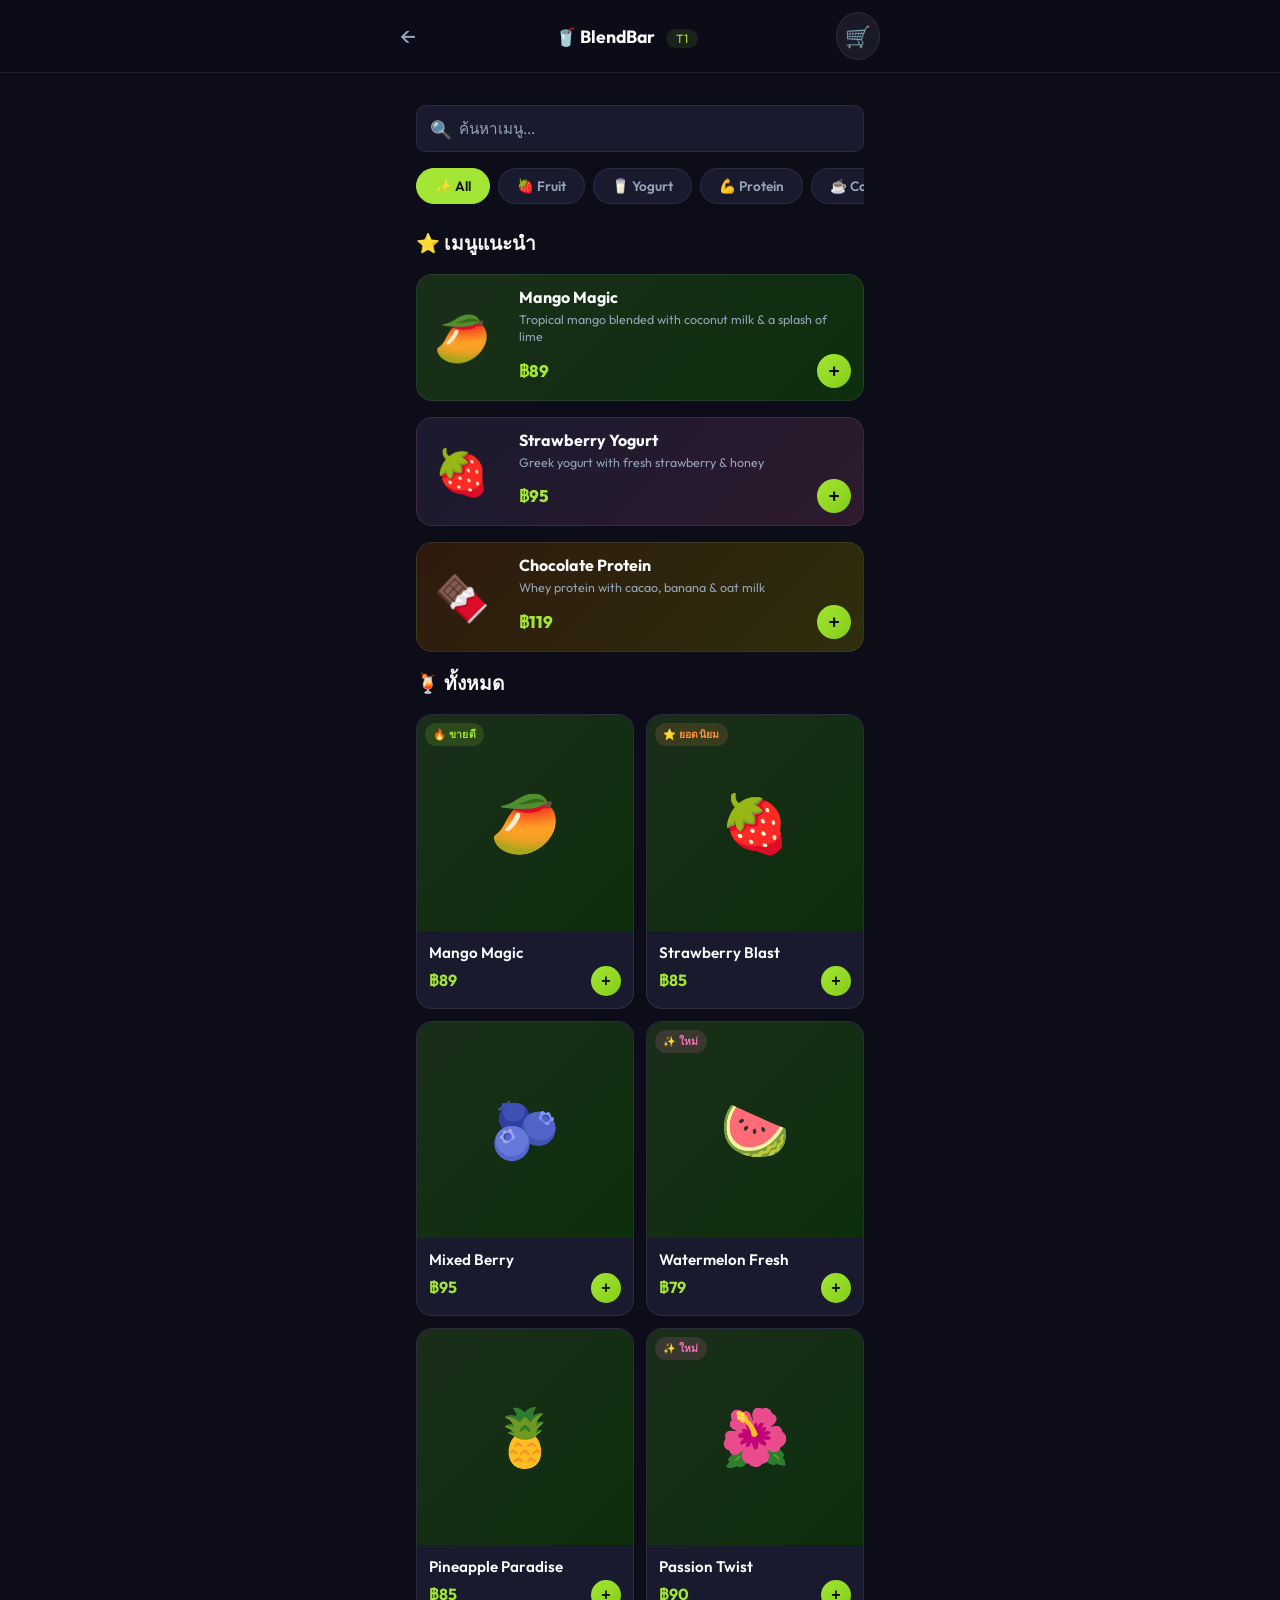
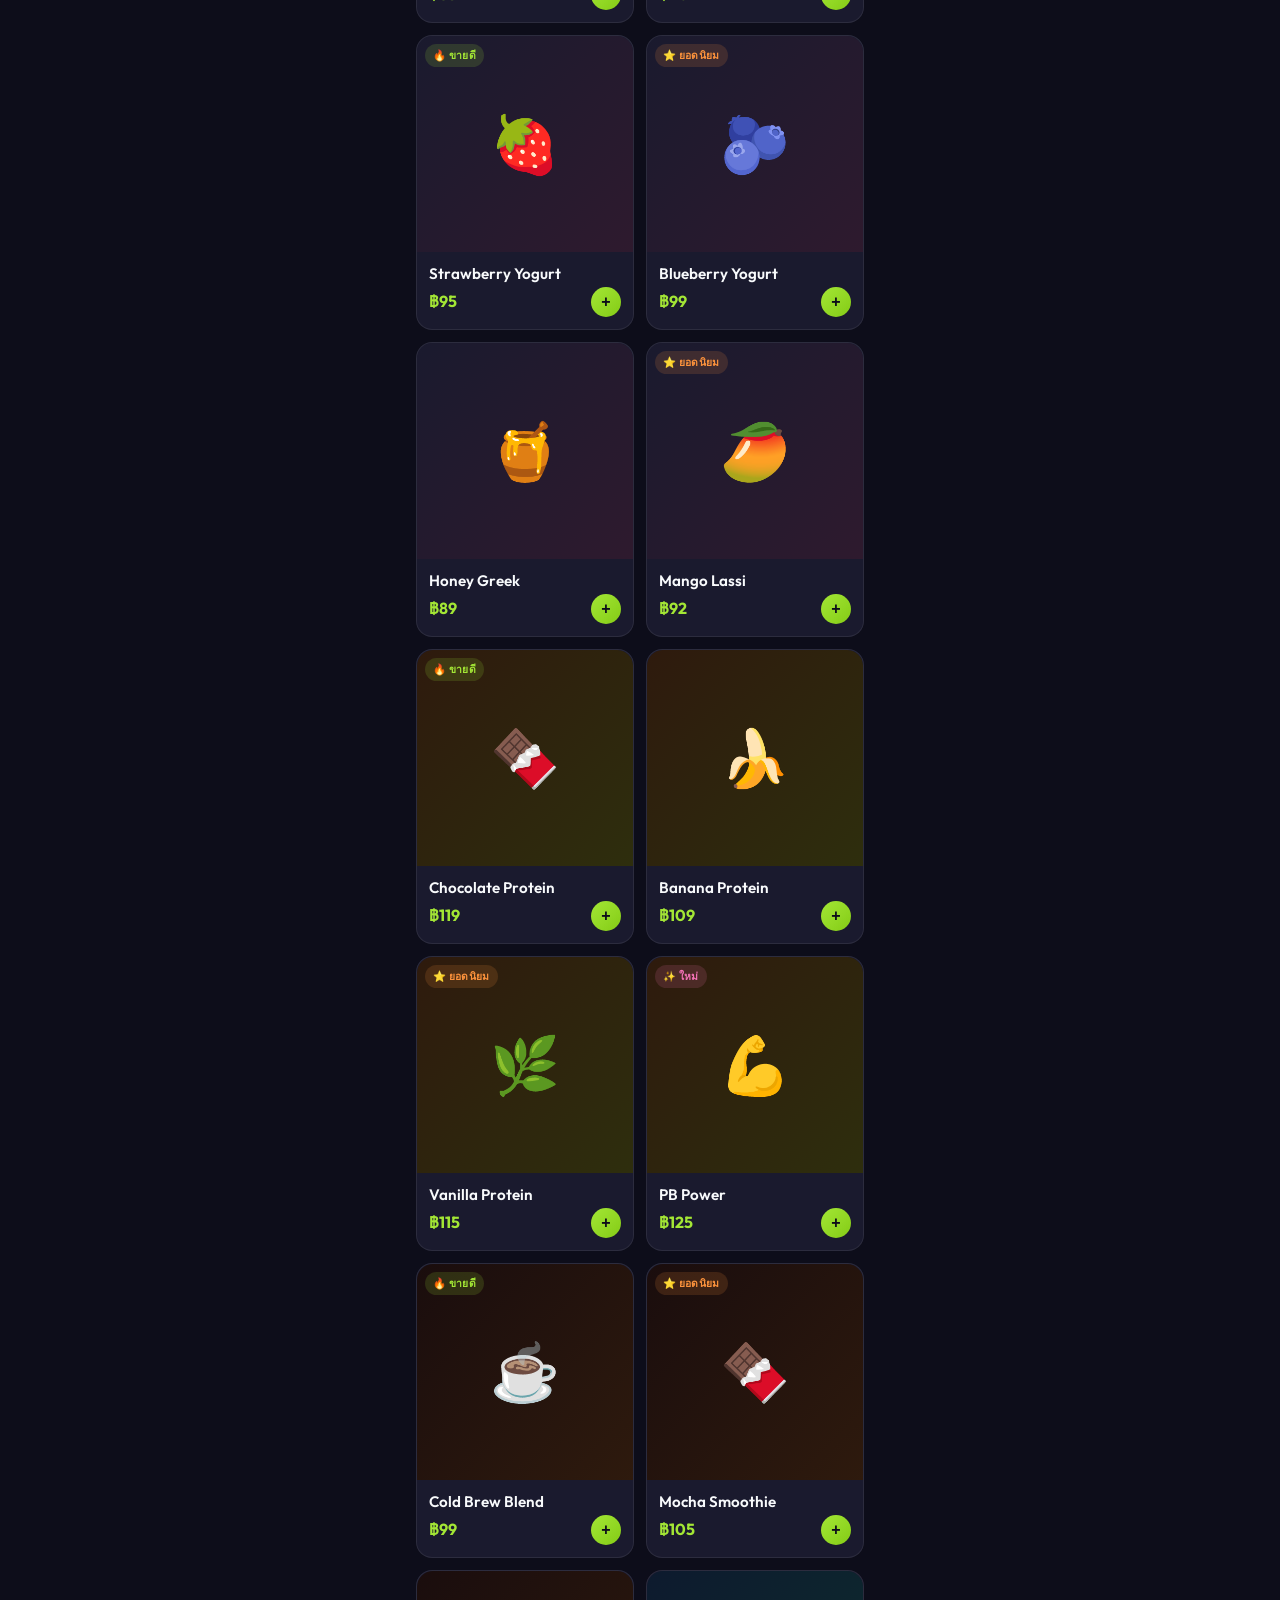
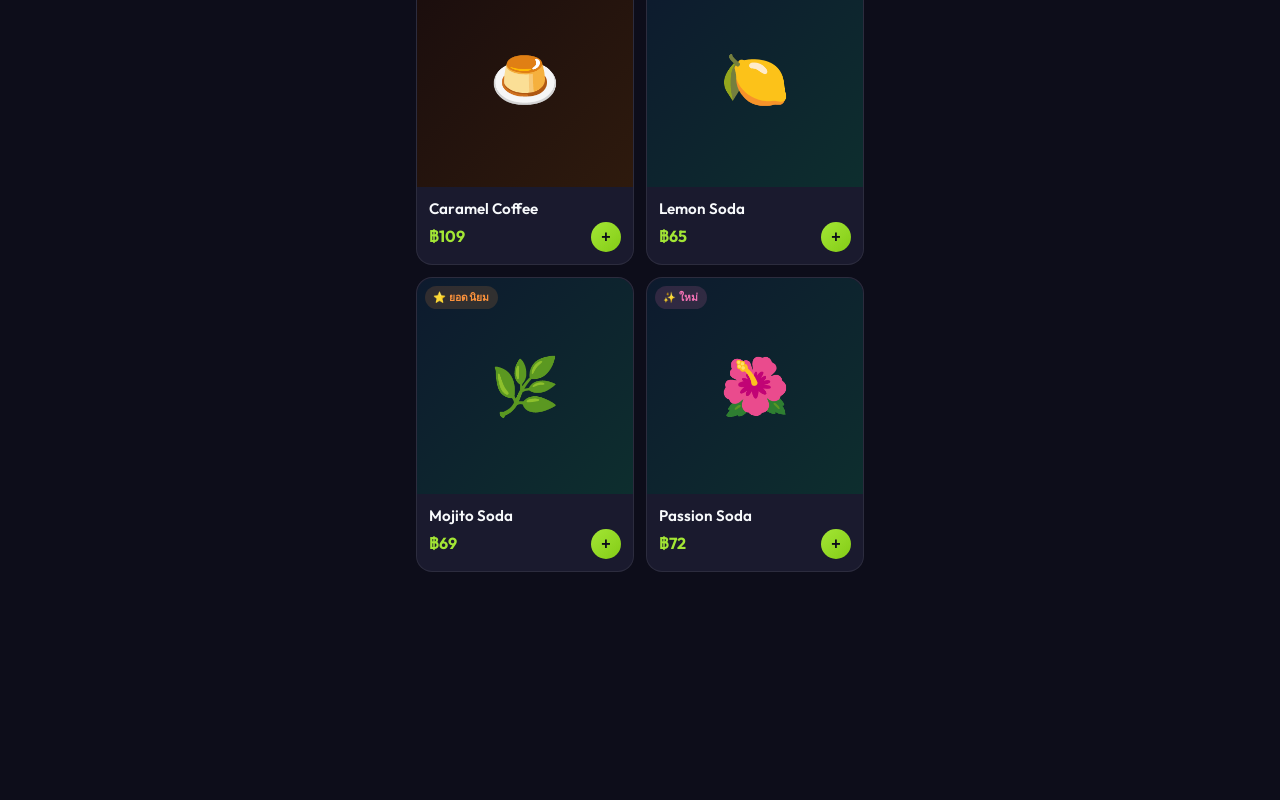
<file: pages/customer/menu.html>
<!DOCTYPE html>
<html lang="th">
<head>
<meta charset="UTF-8">
<meta name="viewport" content="width=device-width, initial-scale=1.0, maximum-scale=1.0">
<meta name="description" content="BlendBar — เลือกเมนูน้ำปั่นสุขภาพ">
<title>BlendBar — เมนู</title>
<link rel="stylesheet" href="../../css/styles.css">
<style>
.menu-grid { display: grid; grid-template-columns: 1fr 1fr; gap: 12px; padding-bottom: 8px; }
.menu-emoji-bg {
  width: 100%;
  aspect-ratio: 1;
  display: flex;
  align-items: center;
  justify-content: center;
  font-size: 3.5rem;
  border-radius: var(--radius) var(--radius) 0 0;
}
.featured-card {
  background: var(--surface);
  border: 1px solid var(--border);
  border-radius: var(--radius);
  overflow: hidden;
  display: flex;
  align-items: center;
  gap: 0;
  margin-bottom: 16px;
  transition: all var(--transition);
  cursor: pointer;
}
.featured-card:hover { transform: translateX(4px); border-color: rgba(163,230,53,0.4); }
.featured-emoji {
  width: 90px;
  min-width: 90px;
  height: 90px;
  display: flex;
  align-items: center;
  justify-content: center;
  font-size: 2.8rem;
}
.featured-info { padding: 12px; flex: 1; }
.featured-name { font-size: 1rem; font-weight: 700; margin-bottom: 4px; }
.featured-desc { font-size: 0.78rem; color: var(--text-muted); margin-bottom: 8px; line-height: 1.4; }
.featured-footer { display: flex; align-items: center; justify-content: space-between; }
.featured-price { font-size: 1.05rem; font-weight: 800; color: var(--primary); }

.add-btn-round {
  width: 34px; height: 34px;
  border-radius: 50%;
  border: none;
  background: linear-gradient(135deg, var(--primary), var(--primary-dark));
  color: #0d0d1a;
  font-size: 1.2rem;
  display: flex; align-items: center; justify-content: center;
  cursor: pointer;
  transition: all var(--transition);
  font-weight: 700;
}
.add-btn-round:hover { transform: scale(1.15); }
.add-btn-round:active { transform: scale(0.95); }

.cart-floating {
  position: fixed;
  bottom: 20px; left: 16px; right: 16px;
  z-index: 90;
  display: none;
}
.cart-floating-inner {
  max-width: 480px;
  margin: 0 auto;
  background: linear-gradient(135deg, var(--primary), var(--primary-dark));
  border-radius: var(--radius-lg);
  padding: 16px 20px;
  display: flex;
  align-items: center;
  justify-content: space-between;
  box-shadow: var(--shadow-glow-primary), var(--shadow);
  cursor: pointer;
  transition: all var(--transition);
}
.cart-floating-inner:hover { transform: translateY(-2px); }
.cart-floating-left { display: flex; align-items: center; gap: 12px; }
.cart-count-badge {
  background: #0d0d1a;
  color: var(--primary);
  font-weight: 800;
  font-size: 0.85rem;
  padding: 4px 10px;
  border-radius: 20px;
}
.cart-floating-text { color: #0d0d1a; font-weight: 700; font-size: 1rem; }
.cart-floating-price { color: #0d0d1a; font-weight: 800; font-size: 1.1rem; }
</style>
</head>
<body>
<!-- Top Bar -->
<div class="topbar">
  <div class="topbar-inner">
    <a href="welcome.html" style="color:var(--text-muted);font-size:1.5rem;text-decoration:none;">←</a>
    <div>
      <span class="topbar-title">🥤 BlendBar</span>
      <span id="tableChip" style="margin-left:8px;font-size:0.75rem;color:var(--primary);background:rgba(163,230,53,0.1);padding:2px 10px;border-radius:20px;">T1</span>
    </div>
    <div style="position:relative;">
      <a href="cart.html" class="btn btn-icon btn-ghost" style="font-size:1.3rem;">🛒
        <span class="cart-count" style="position:absolute;top:-4px;right:-4px;background:var(--accent);color:white;font-size:0.6rem;font-weight:700;width:18px;height:18px;border-radius:50%;display:none;align-items:center;justify-content:center;"></span>
      </a>
    </div>
  </div>
</div>

<div class="container page-content">
  <!-- Search -->
  <div class="search-bar" style="margin-top:16px;">
    <span class="search-icon">🔍</span>
    <input type="text" class="input" id="searchInput" placeholder="ค้นหาเมนู..." autocomplete="off">
  </div>

  <!-- Category Tabs -->
  <div class="cat-tabs" id="catTabs" style="margin-bottom:20px;"></div>

  <!-- Featured Section -->
  <div id="featuredSection">
    <div class="section-title">⭐ เมนูแนะนำ</div>
    <div id="featuredList"></div>
  </div>

  <!-- All Menu Grid -->
  <div>
    <div class="section-title" id="menuTitle">🍹 ทั้งหมด</div>
    <div class="menu-grid" id="menuGrid"></div>
  </div>

  <div style="height:120px;"></div>
</div>

<!-- Floating Cart -->
<div class="cart-floating" id="cartFloating">
  <div class="cart-floating-inner" onclick="window.location.href='cart.html'">
    <div class="cart-floating-left">
      <span class="cart-count-badge" id="floatCount">0</span>
      <span class="cart-floating-text">ดูตะกร้า</span>
    </div>
    <span class="cart-floating-price" id="floatTotal">฿0</span>
  </div>
</div>

<script src="../../js/app.js"></script>
<script>
const urlParams = new URLSearchParams(window.location.search);
const tableId = urlParams.get('table') || Store.getTable();
Store.setTable(tableId);
document.getElementById('tableChip').textContent = tableId;

// ─ Category Tabs ─
const catTabsEl = document.getElementById('catTabs');
let activeCategory = 'all';

CATEGORIES.forEach(cat => {
  const btn = document.createElement('button');
  btn.className = 'cat-tab' + (cat.id === 'all' ? ' active' : '');
  btn.innerHTML = `${cat.emoji} ${cat.label}`;
  btn.onclick = () => { activeCategory = cat.id; renderMenu(); updateCatTabs(); };
  catTabsEl.appendChild(btn);
});

function updateCatTabs() {
  catTabsEl.querySelectorAll('.cat-tab').forEach((btn, i) => {
    btn.classList.toggle('active', CATEGORIES[i].id === activeCategory);
  });
}

// ─ Featured ─
const featuredListEl = document.getElementById('featuredList');
const bestSellers = MENU_DATA.filter(m => m.tags.includes('bestseller')).slice(0, 3);
bestSellers.forEach((item, idx) => {
  const div = document.createElement('div');
  div.className = 'featured-card animate-fadeInUp';
  div.style.animationDelay = `${idx * 0.08}s`;
  div.style.background = Utils.getCategoryColor(item.category);
  div.innerHTML = `
    <div class="featured-emoji">${item.emoji}</div>
    <div class="featured-info">
      <div class="featured-name">${item.name}</div>
      <div class="featured-desc">${item.desc}</div>
      <div class="featured-footer">
        <span class="featured-price">${Utils.formatPrice(item.price)}</span>
        <button class="add-btn-round" onclick="event.stopPropagation();quickAdd(${item.id})">+</button>
      </div>
    </div>`;
  div.onclick = () => window.location.href = `customize.html?id=${item.id}&table=${tableId}`;
  featuredListEl.appendChild(div);
});

// ─ Menu Grid ─
const menuGridEl = document.getElementById('menuGrid');
const menuTitleEl = document.getElementById('menuTitle');

function renderMenu(query = '') {
  menuGridEl.innerHTML = '';
  const q = query.toLowerCase();
  let items = MENU_DATA.filter(m => {
    const matchCat = activeCategory === 'all' || m.category === activeCategory;
    const matchQ = !q || m.name.toLowerCase().includes(q) || m.desc.toLowerCase().includes(q);
    return matchCat && matchQ;
  });

  const catNames = { all: 'ทั้งหมด', fruit: 'Fruit Smoothie', yogurt: 'Yogurt', protein: 'Protein', coffee: 'Coffee', soda: 'Soda' };
  menuTitleEl.textContent = `🍹 ${catNames[activeCategory] || 'เมนู'}`;

  document.getElementById('featuredSection').style.display = (activeCategory === 'all' && !q) ? 'block' : 'none';

  if (items.length === 0) {
    menuGridEl.innerHTML = '<p style="grid-column:1/-1;text-align:center;color:var(--text-muted);padding:40px 0;">ไม่พบเมนูที่ค้นหา 😔</p>';
    return;
  }

  items.forEach((item, idx) => {
    const div = document.createElement('div');
    div.className = 'menu-card animate-fadeInUp';
    div.style.animationDelay = `${idx * 0.06}s`;
    const tagHtml = item.tags.length ? `<span class="menu-card-badge badge ${item.tags[0] === 'bestseller' ? 'badge-primary' : item.tags[0] === 'new' ? 'badge-accent' : 'badge-secondary'}">${item.tags[0] === 'bestseller' ? '🔥 ขายดี' : item.tags[0] === 'new' ? '✨ ใหม่' : '⭐ ยอดนิยม'}</span>` : '';
    div.innerHTML = `
      ${tagHtml}
      <div class="menu-emoji-bg" style="background:${Utils.getCategoryColor(item.category)}">${item.emoji}</div>
      <div class="menu-card-body">
        <div class="menu-card-name">${item.name}</div>
        <div style="display:flex;align-items:center;justify-content:space-between;margin-top:4px;">
          <span class="menu-card-price">${Utils.formatPrice(item.price)}</span>
          <button class="add-btn-round" style="width:30px;height:30px;font-size:1rem;" onclick="event.stopPropagation();quickAdd(${item.id})">+</button>
        </div>
      </div>`;
    div.onclick = () => window.location.href = `customize.html?id=${item.id}&table=${tableId}`;
    menuGridEl.appendChild(div);
  });
}

function quickAdd(id) {
  const item = Utils.getMenuById(id);
  if (!item) return;
  Store.addItem({
    cartId: `${id}-default-${Date.now()}`,
    menuId: id,
    name: item.name,
    emoji: item.emoji,
    price: item.price,
    qty: 1,
    sweetness: 75,
    ice: 'normal',
    size: 'M',
    milk: 'regular',
    toppings: [],
    extras: [],
  });
  Utils.showToast(`เพิ่ม ${item.name} แล้ว! 🎉`, '🥤');
  updateCartUI();
}

function updateCartUI() {
  const count = Store.getCount();
  const total = Store.getTotal();
  const floatEl = document.getElementById('cartFloating');
  document.getElementById('floatCount').textContent = count;
  document.getElementById('floatTotal').textContent = Utils.formatPrice(total);
  floatEl.style.display = count > 0 ? 'block' : 'none';
  document.querySelectorAll('.cart-count').forEach(el => {
    el.textContent = count;
    el.style.display = count > 0 ? 'flex' : 'none';
  });
}

document.getElementById('searchInput').addEventListener('input', e => renderMenu(e.target.value));
window.addEventListener('cartUpdate', updateCartUI);
renderMenu();
updateCartUI();
</script>
</body>
</html>
</file>
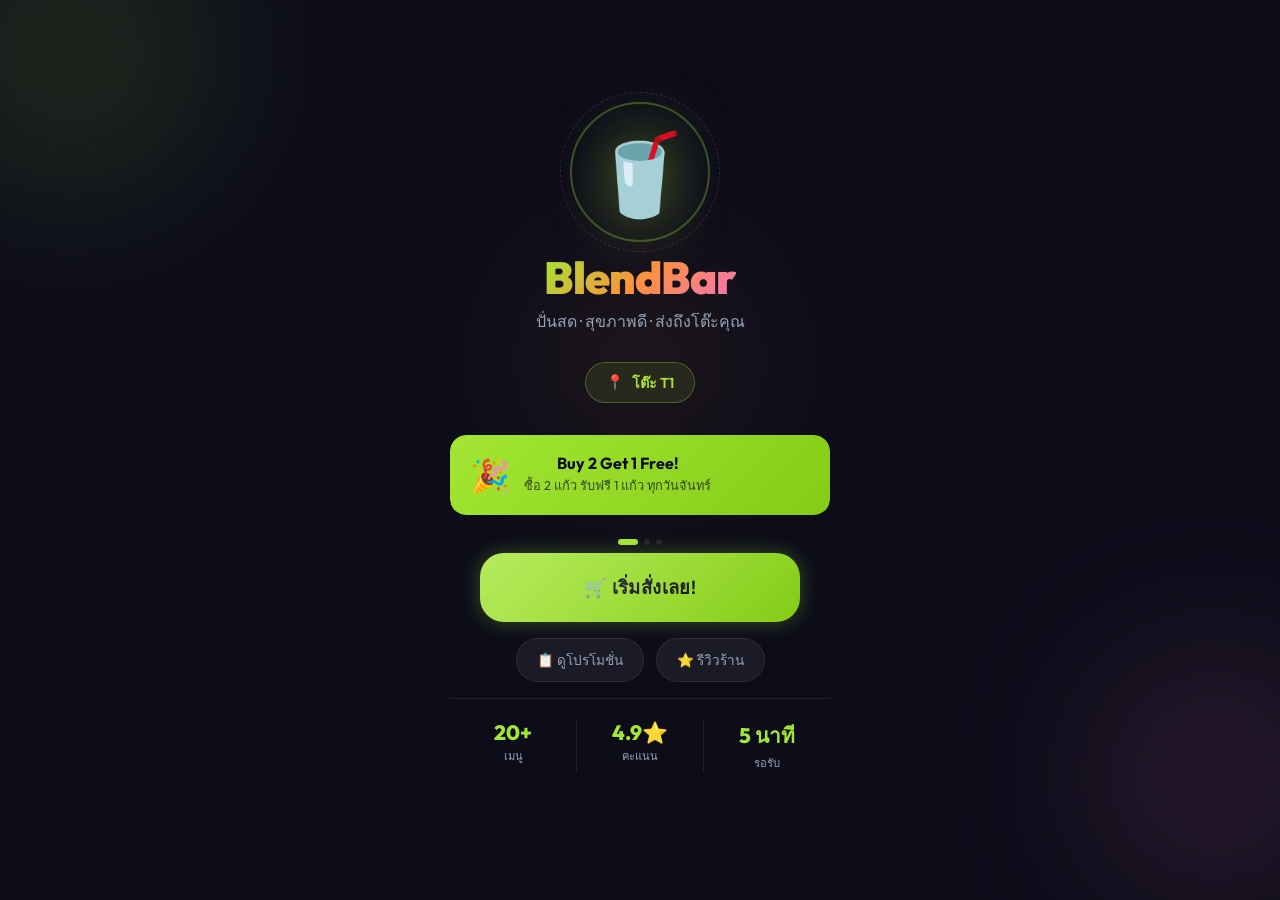
<file: pages/customer/welcome.html>
<!DOCTYPE html>
<html lang="th">
<head>
<meta charset="UTF-8">
<meta name="viewport" content="width=device-width, initial-scale=1.0, maximum-scale=1.0">
<meta name="description" content="BlendBar — ร้านน้ำปั่นออร์แกนิค สั่งง่าย จ่ายไว ผ่าน QR Code">
<title>BlendBar — Welcome</title>
<link rel="stylesheet" href="../../css/styles.css">
<style>
  body { background: var(--bg); overflow-x: hidden; }
  .welcome-page { min-height: 100vh; display: flex; flex-direction: column; }

  .hero-section {
    position: relative;
    flex: 1;
    display: flex;
    flex-direction: column;
    align-items: center;
    justify-content: center;
    padding: 40px 24px;
    text-align: center;
    overflow: hidden;
    min-height: 100vh;
  }

  .hero-bg-orb {
    position: absolute;
    border-radius: 50%;
    filter: blur(80px);
    pointer-events: none;
  }
  .orb1 { width: 300px; height: 300px; background: rgba(163,230,53,0.12); top: -100px; left: -80px; }
  .orb2 { width: 250px; height: 250px; background: rgba(244,114,182,0.12); bottom: 0; right: -60px; }
  .orb3 { width: 200px; height: 200px; background: rgba(251,146,60,0.10); top: 40%; left: 50%; transform: translate(-50%,-50%); }

  .logo-wrap {
    position: relative;
    margin-bottom: 24px;
  }
  .logo-emoji {
    font-size: 5rem;
    display: block;
    filter: drop-shadow(0 0 30px rgba(163,230,53,0.5));
  }
  .logo-ring {
    position: absolute;
    inset: -10px;
    border-radius: 50%;
    border: 2px solid rgba(163,230,53,0.3);
    animation: spin 8s linear infinite;
  }
  .logo-ring-2 {
    position: absolute;
    inset: -20px;
    border-radius: 50%;
    border: 1px dashed rgba(244,114,182,0.2);
    animation: spin 12s linear infinite reverse;
  }

  .brand-name {
    font-size: 2.8rem;
    font-weight: 900;
    letter-spacing: -0.02em;
    margin-bottom: 8px;
    line-height: 1;
  }
  .brand-tagline {
    font-size: 1rem;
    color: var(--text-muted);
    margin-bottom: 28px;
  }

  .table-chip {
    display: inline-flex;
    align-items: center;
    gap: 8px;
    padding: 8px 20px;
    background: rgba(163,230,53,0.1);
    border: 1px solid rgba(163,230,53,0.3);
    border-radius: 30px;
    font-size: 0.9rem;
    font-weight: 600;
    color: var(--primary);
    margin-bottom: 32px;
    animation: pulse 3s infinite;
  }

  /* Promo slider */
  .promo-slider {
    width: 100%;
    max-width: 380px;
    margin-bottom: 32px;
    overflow: hidden;
    border-radius: var(--radius);
  }
  .promo-slides { display: flex; transition: transform 0.5s ease; }
  .promo-slide {
    min-width: 100%;
    padding: 16px 20px;
    border-radius: var(--radius);
    display: flex;
    align-items: center;
    gap: 14px;
  }
  .promo-emoji { font-size: 2rem; }
  .promo-title { font-size: 1rem; font-weight: 700; color: #0d0d1a; }
  .promo-desc { font-size: 0.8rem; color: rgba(13,13,26,0.7); margin-top: 2px; }

  .promo-dots { display: flex; gap: 6px; justify-content: center; margin-bottom: 8px; margin-top: -8px; }
  .promo-dot { width: 6px; height: 6px; border-radius: 50%; background: var(--border); transition: all 0.3s; }
  .promo-dot.active { background: var(--primary); width: 20px; border-radius: 3px; }

  .start-btn {
    width: 100%;
    max-width: 320px;
    padding: 20px;
    font-size: 1.15rem;
    letter-spacing: 0.02em;
    border-radius: var(--radius-lg);
    margin-bottom: 16px;
    position: relative;
    overflow: hidden;
  }
  .start-btn::after {
    content: '';
    position: absolute;
    inset: 0;
    background: linear-gradient(135deg, rgba(255,255,255,0.2), transparent);
    pointer-events: none;
  }

  .quick-links {
    display: flex;
    gap: 12px;
    justify-content: center;
  }
  .quick-link {
    padding: 10px 20px;
    border-radius: 30px;
    background: rgba(255,255,255,0.06);
    border: 1px solid var(--border);
    color: var(--text-muted);
    font-size: 0.85rem;
    font-weight: 500;
    text-decoration: none;
    display: flex;
    align-items: center;
    gap: 6px;
    transition: all var(--transition);
  }
  .quick-link:hover { color: var(--primary); border-color: var(--primary); }

  .stats-strip {
    display: flex;
    gap: 0;
    padding: 16px 0;
    width: 100%;
    max-width: 380px;
    border-top: 1px solid var(--border);
    margin-top: 16px;
    padding-top: 20px;
  }
  .stat-item { flex: 1; text-align: center; }
  .stat-item:not(:last-child) { border-right: 1px solid var(--border); }
  .stat-num { font-size: 1.3rem; font-weight: 800; color: var(--primary); }
  .stat-lbl { font-size: 0.7rem; color: var(--text-muted); margin-top: 2px; }
</style>
</head>
<body>
<div class="welcome-page">
  <section class="hero-section">
    <div class="hero-bg-orb orb1"></div>
    <div class="hero-bg-orb orb2"></div>
    <div class="hero-bg-orb orb3"></div>

    <div class="logo-wrap animate-float" style="width:120px;height:120px;display:flex;align-items:center;justify-content:center;">
      <div class="logo-ring"></div>
      <div class="logo-ring-2"></div>
      <span class="logo-emoji">🥤</span>
    </div>

    <h1 class="brand-name gradient-text animate-fadeInUp">BlendBar</h1>
    <p class="brand-tagline animate-fadeInUp delay-100">ปั่นสด · สุขภาพดี · ส่งถึงโต๊ะคุณ</p>

    <div class="table-chip animate-fadeInUp delay-200">
      <span>📍</span>
      <span id="tableLabel">โต๊ะ T1</span>
    </div>

    <!-- Promo Banner -->
    <div class="promo-slider animate-fadeInUp delay-300">
      <div class="promo-slides" id="promoSlides"></div>
    </div>
    <div class="promo-dots" id="promoDots"></div>

    <a href="menu.html" id="startBtn" class="btn btn-primary start-btn animate-fadeInUp delay-400">
      🛒 เริ่มสั่งเลย!
    </a>

    <div class="quick-links animate-fadeInUp delay-500">
      <a href="#" class="quick-link">📋 ดูโปรโมชั่น</a>
      <a href="#" class="quick-link">⭐ รีวิวร้าน</a>
    </div>

    <div class="stats-strip animate-fadeInUp delay-500">
      <div class="stat-item">
        <div class="stat-num">20+</div>
        <div class="stat-lbl">เมนู</div>
      </div>
      <div class="stat-item">
        <div class="stat-num">4.9⭐</div>
        <div class="stat-lbl">คะแนน</div>
      </div>
      <div class="stat-item">
        <div class="stat-num">5 นาที</div>
        <div class="stat-lbl">รอรับ</div>
      </div>
    </div>
  </section>
</div>

<script src="../../js/app.js"></script>
<script>
  // Read table from URL: ?table=T1 or path /table/T1
  const urlParams = new URLSearchParams(window.location.search);
  const tableId = urlParams.get('table') || 'T1';
  Store.setTable(tableId);
  document.getElementById('tableLabel').textContent = `โต๊ะ ${tableId}`;

  // Update start btn link to pass table
  document.getElementById('startBtn').href = `menu.html?table=${tableId}`;

  // Promo slider
  const slidesEl = document.getElementById('promoSlides');
  const dotsEl = document.getElementById('promoDots');
  PROMO_BANNERS.forEach((b, i) => {
    const slide = document.createElement('div');
    slide.className = 'promo-slide';
    slide.style.background = b.bg;
    slide.innerHTML = `
      <span class="promo-emoji">${b.emoji}</span>
      <div>
        <div class="promo-title">${b.title}</div>
        <div class="promo-desc">${b.desc}</div>
      </div>`;
    slidesEl.appendChild(slide);

    const dot = document.createElement('div');
    dot.className = 'promo-dot' + (i === 0 ? ' active' : '');
    dotsEl.appendChild(dot);
  });

  let currentSlide = 0;
  function goToSlide(n) {
    currentSlide = (n + PROMO_BANNERS.length) % PROMO_BANNERS.length;
    slidesEl.style.transform = `translateX(-${currentSlide * 100}%)`;
    document.querySelectorAll('.promo-dot').forEach((d, i) => d.classList.toggle('active', i === currentSlide));
  }
  setInterval(() => goToSlide(currentSlide + 1), 3500);
</script>
</body>
</html>
</file>
<file: css/styles.css>
@import url('https://fonts.googleapis.com/css2?family=Outfit:wght@300;400;500;600;700;800;900&display=swap');

:root {
  --primary: #a3e635;
  --primary-dark: #84cc16;
  --secondary: #fb923c;
  --accent: #f472b6;
  --bg: #0d0d1a;
  --surface: #1a1a2e;
  --surface2: #16213e;
  --border: rgba(255,255,255,0.08);
  --text: #f8fafc;
  --text-muted: #94a3b8;
  --success: #4ade80;
  --warning: #fbbf24;
  --danger: #f87171;
  --radius: 16px;
  --radius-sm: 10px;
  --radius-lg: 24px;
  --shadow: 0 8px 32px rgba(0,0,0,0.4);
  --shadow-glow-primary: 0 0 20px rgba(163,230,53,0.3);
  --shadow-glow-secondary: 0 0 20px rgba(251,146,60,0.3);
  --transition: 0.25s cubic-bezier(0.4,0,0.2,1);
}

*, *::before, *::after { box-sizing: border-box; margin: 0; padding: 0; }

html { scroll-behavior: smooth; }

body {
  font-family: 'Outfit', sans-serif;
  background: var(--bg);
  color: var(--text);
  min-height: 100vh;
  overflow-x: hidden;
  -webkit-font-smoothing: antialiased;
}

/* ── Scrollbar ── */
::-webkit-scrollbar { width: 4px; }
::-webkit-scrollbar-track { background: var(--surface); }
::-webkit-scrollbar-thumb { background: var(--primary); border-radius: 4px; }

/* ── Utility ── */
.container { max-width: 480px; margin: 0 auto; padding: 0 16px; }
.container-wide { max-width: 900px; margin: 0 auto; padding: 0 16px; }

.text-primary { color: var(--primary); }
.text-secondary { color: var(--secondary); }
.text-accent { color: var(--accent); }
.text-muted { color: var(--text-muted); }
.text-sm { font-size: 0.85rem; }
.text-xs { font-size: 0.75rem; }
.fw-700 { font-weight: 700; }
.fw-600 { font-weight: 600; }

.flex { display: flex; }
.items-center { align-items: center; }
.justify-between { justify-content: space-between; }
.justify-center { justify-content: center; }
.gap-8 { gap: 8px; }
.gap-12 { gap: 12px; }
.gap-16 { gap: 16px; }

.hidden { display: none !important; }

/* ── Glass Card ── */
.glass {
  background: rgba(26,26,46,0.7);
  backdrop-filter: blur(12px);
  -webkit-backdrop-filter: blur(12px);
  border: 1px solid var(--border);
  border-radius: var(--radius);
}

/* ── Gradient Text ── */
.gradient-text {
  background: linear-gradient(135deg, var(--primary), var(--secondary), var(--accent));
  -webkit-background-clip: text;
  -webkit-text-fill-color: transparent;
  background-clip: text;
}

/* ── Buttons ── */
.btn {
  display: inline-flex;
  align-items: center;
  justify-content: center;
  gap: 8px;
  padding: 14px 24px;
  border-radius: var(--radius);
  font-family: 'Outfit', sans-serif;
  font-size: 1rem;
  font-weight: 600;
  cursor: pointer;
  border: none;
  transition: all var(--transition);
  text-decoration: none;
  white-space: nowrap;
  min-height: 48px;
}
.btn:active { transform: scale(0.97); }

.btn-primary {
  background: linear-gradient(135deg, var(--primary), var(--primary-dark));
  color: #0d0d1a;
  box-shadow: var(--shadow-glow-primary);
}
.btn-primary:hover { filter: brightness(1.1); box-shadow: 0 0 30px rgba(163,230,53,0.5); }

.btn-secondary {
  background: linear-gradient(135deg, var(--secondary), #ea580c);
  color: white;
  box-shadow: var(--shadow-glow-secondary);
}
.btn-secondary:hover { filter: brightness(1.1); }

.btn-ghost {
  background: rgba(255,255,255,0.06);
  color: var(--text);
  border: 1px solid var(--border);
}
.btn-ghost:hover { background: rgba(255,255,255,0.12); }

.btn-danger {
  background: linear-gradient(135deg, var(--danger), #dc2626);
  color: white;
}

.btn-sm { padding: 8px 16px; font-size: 0.85rem; min-height: 36px; border-radius: var(--radius-sm); }
.btn-lg { padding: 18px 32px; font-size: 1.1rem; }
.btn-full { width: 100%; }
.btn-icon { width: 44px; height: 44px; padding: 0; border-radius: 50%; }

/* ── Top Nav Bar ── */
.topbar {
  position: sticky;
  top: 0;
  z-index: 100;
  background: rgba(13,13,26,0.85);
  backdrop-filter: blur(16px);
  -webkit-backdrop-filter: blur(16px);
  border-bottom: 1px solid var(--border);
  padding: 12px 16px;
}
.topbar-inner {
  max-width: 480px;
  margin: 0 auto;
  display: flex;
  align-items: center;
  justify-content: space-between;
}
.topbar-title { font-size: 1.1rem; font-weight: 700; }

/* ── Bottom Nav ── */
.bottom-nav {
  position: fixed;
  bottom: 0;
  left: 0; right: 0;
  z-index: 100;
  background: rgba(13,13,26,0.9);
  backdrop-filter: blur(16px);
  -webkit-backdrop-filter: blur(16px);
  border-top: 1px solid var(--border);
  display: flex;
  padding: 8px 0 env(safe-area-inset-bottom, 8px);
}
.bottom-nav a {
  flex: 1;
  display: flex;
  flex-direction: column;
  align-items: center;
  gap: 3px;
  text-decoration: none;
  color: var(--text-muted);
  font-size: 0.7rem;
  font-weight: 500;
  padding: 6px 0;
  transition: color var(--transition);
}
.bottom-nav a.active, .bottom-nav a:hover { color: var(--primary); }
.bottom-nav .nav-icon { font-size: 1.4rem; }

/* ── Badge ── */
.badge {
  display: inline-flex;
  align-items: center;
  justify-content: center;
  padding: 2px 8px;
  border-radius: 20px;
  font-size: 0.7rem;
  font-weight: 700;
  letter-spacing: 0.03em;
}
.badge-primary { background: rgba(163,230,53,0.15); color: var(--primary); }
.badge-secondary { background: rgba(251,146,60,0.15); color: var(--secondary); }
.badge-accent { background: rgba(244,114,182,0.15); color: var(--accent); }
.badge-danger { background: rgba(248,113,113,0.15); color: var(--danger); }
.badge-success { background: rgba(74,222,128,0.15); color: var(--success); }

/* ── Divider ── */
.divider {
  height: 1px;
  background: var(--border);
  margin: 16px 0;
}

/* ── Section ── */
.section { padding: 20px 0; }
.section-title {
  font-size: 1.2rem;
  font-weight: 700;
  margin-bottom: 16px;
}

/* ── Menu Card ── */
.menu-card {
  background: var(--surface);
  border: 1px solid var(--border);
  border-radius: var(--radius);
  overflow: hidden;
  transition: all var(--transition);
  cursor: pointer;
  position: relative;
}
.menu-card:hover { transform: translateY(-4px); box-shadow: var(--shadow); border-color: rgba(163,230,53,0.3); }
.menu-card:active { transform: scale(0.98); }

.menu-card-img {
  width: 100%;
  aspect-ratio: 4/3;
  object-fit: cover;
  display: flex;
  align-items: center;
  justify-content: center;
  font-size: 3.5rem;
  background: linear-gradient(135deg, var(--surface2), var(--surface));
}
.menu-card-body { padding: 12px; }
.menu-card-name { font-size: 0.95rem; font-weight: 600; margin-bottom: 4px; }
.menu-card-price { font-size: 1rem; font-weight: 700; color: var(--primary); }
.menu-card-badge {
  position: absolute;
  top: 8px; left: 8px;
  padding: 3px 8px;
  border-radius: 20px;
  font-size: 0.65rem;
  font-weight: 700;
}
.menu-card-add {
  position: absolute;
  bottom: 40px; right: 8px;
  width: 36px; height: 36px;
  border-radius: 50%;
  border: none;
  background: linear-gradient(135deg, var(--primary), var(--primary-dark));
  color: #0d0d1a;
  font-size: 1.3rem;
  cursor: pointer;
  display: flex;
  align-items: center;
  justify-content: center;
  font-weight: 700;
  transition: all var(--transition);
  box-shadow: var(--shadow-glow-primary);
}
.menu-card-add:hover { transform: scale(1.15); }

/* ── Cart Badge ── */
.cart-badge {
  position: absolute;
  top: -4px; right: -4px;
  background: var(--accent);
  color: white;
  font-size: 0.65rem;
  font-weight: 700;
  width: 18px; height: 18px;
  border-radius: 50%;
  display: flex;
  align-items: center;
  justify-content: center;
}

/* ── Cart Sticky Bar ── */
.cart-bar {
  position: fixed;
  bottom: 0; left: 0; right: 0;
  padding: 12px 16px env(safe-area-inset-bottom, 12px);
  background: rgba(13,13,26,0.95);
  backdrop-filter: blur(16px);
  border-top: 1px solid var(--border);
  z-index: 90;
}
.cart-bar-inner {
  max-width: 480px;
  margin: 0 auto;
  display: flex;
  align-items: center;
  gap: 12px;
}

/* ── Input / Form ── */
.input-group { margin-bottom: 16px; }
.input-label { display: block; font-size: 0.85rem; font-weight: 600; margin-bottom: 8px; color: var(--text-muted); }
.input {
  width: 100%;
  padding: 13px 16px;
  background: var(--surface);
  border: 1px solid var(--border);
  border-radius: var(--radius-sm);
  color: var(--text);
  font-family: 'Outfit', sans-serif;
  font-size: 0.95rem;
  transition: border-color var(--transition);
  outline: none;
}
.input:focus { border-color: var(--primary); }
.input::placeholder { color: var(--text-muted); }

/* ── Option Selector ── */
.option-group { display: flex; gap: 8px; flex-wrap: wrap; }
.option-chip {
  padding: 8px 16px;
  border-radius: 30px;
  border: 1px solid var(--border);
  background: var(--surface);
  color: var(--text-muted);
  font-family: 'Outfit', sans-serif;
  font-size: 0.85rem;
  font-weight: 500;
  cursor: pointer;
  transition: all var(--transition);
  white-space: nowrap;
}
.option-chip:hover { border-color: var(--primary); color: var(--primary); }
.option-chip.active {
  background: rgba(163,230,53,0.15);
  border-color: var(--primary);
  color: var(--primary);
  font-weight: 600;
}

/* ── Checkbox Topping ── */
.topping-item {
  display: flex;
  align-items: center;
  gap: 12px;
  padding: 12px;
  background: var(--surface);
  border: 1px solid var(--border);
  border-radius: var(--radius-sm);
  cursor: pointer;
  transition: all var(--transition);
  margin-bottom: 8px;
}
.topping-item:hover { border-color: var(--primary); }
.topping-item.selected { border-color: var(--primary); background: rgba(163,230,53,0.08); }
.topping-checkbox {
  width: 22px; height: 22px;
  border-radius: 6px;
  border: 2px solid var(--border);
  display: flex; align-items: center; justify-content: center;
  transition: all var(--transition);
  flex-shrink: 0;
}
.topping-item.selected .topping-checkbox { background: var(--primary); border-color: var(--primary); color: #0d0d1a; }
.topping-name { flex: 1; font-size: 0.9rem; font-weight: 500; }
.topping-price { font-size: 0.85rem; color: var(--secondary); font-weight: 600; }

/* ── Quantity Control ── */
.qty-control { display: flex; align-items: center; gap: 0; }
.qty-btn {
  width: 36px; height: 36px;
  border-radius: 50%;
  border: 1px solid var(--border);
  background: var(--surface);
  color: var(--text);
  font-size: 1.2rem;
  cursor: pointer;
  display: flex; align-items: center; justify-content: center;
  transition: all var(--transition);
}
.qty-btn:hover { border-color: var(--primary); color: var(--primary); }
.qty-value { min-width: 40px; text-align: center; font-weight: 700; font-size: 1rem; }

/* ── Status Steps ── */
.status-steps { display: flex; flex-direction: column; gap: 0; }
.status-step { display: flex; gap: 16px; position: relative; }
.status-step::before {
  content: '';
  position: absolute;
  left: 19px; top: 40px;
  width: 2px; height: calc(100% - 20px);
  background: var(--border);
}
.status-step.done::before { background: var(--primary); }
.status-step:last-child::before { display: none; }
.step-dot {
  width: 40px; height: 40px;
  border-radius: 50%;
  border: 2px solid var(--border);
  display: flex; align-items: center; justify-content: center;
  font-size: 1.1rem;
  flex-shrink: 0;
  background: var(--surface);
  transition: all var(--transition);
}
.status-step.done .step-dot { border-color: var(--primary); background: rgba(163,230,53,0.15); }
.status-step.active .step-dot { border-color: var(--primary); background: var(--primary); color: #0d0d1a; animation: pulse 2s infinite; }
.step-content { padding: 8px 0 24px; }
.step-title { font-weight: 600; font-size: 0.95rem; }
.step-time { font-size: 0.75rem; color: var(--text-muted); margin-top: 2px; }

/* ── Animations ── */
@keyframes pulse {
  0%, 100% { box-shadow: 0 0 0 0 rgba(163,230,53,0.4); }
  50% { box-shadow: 0 0 0 12px rgba(163,230,53,0); }
}
@keyframes fadeInUp {
  from { opacity: 0; transform: translateY(20px); }
  to { opacity: 1; transform: translateY(0); }
}
@keyframes fadeIn {
  from { opacity: 0; }
  to { opacity: 1; }
}
@keyframes shimmer {
  0% { background-position: -200% 0; }
  100% { background-position: 200% 0; }
}
@keyframes float {
  0%, 100% { transform: translateY(0); }
  50% { transform: translateY(-10px); }
}
@keyframes spin { to { transform: rotate(360deg); } }
@keyframes slideUp {
  from { transform: translateY(100%); opacity: 0; }
  to { transform: translateY(0); opacity: 1; }
}
@keyframes bounceIn {
  0% { transform: scale(0.3); opacity: 0; }
  50% { transform: scale(1.05); }
  70% { transform: scale(0.9); }
  100% { transform: scale(1); opacity: 1; }
}

.animate-fadeInUp { animation: fadeInUp 0.5s ease forwards; }
.animate-fadeIn { animation: fadeIn 0.4s ease forwards; }
.animate-float { animation: float 3s ease-in-out infinite; }
.animate-slideUp { animation: slideUp 0.4s ease forwards; }
.animate-bounceIn { animation: bounceIn 0.6s cubic-bezier(0.36, 0.07, 0.19, 0.97) forwards; }

.delay-100 { animation-delay: 0.1s; }
.delay-200 { animation-delay: 0.2s; }
.delay-300 { animation-delay: 0.3s; }
.delay-400 { animation-delay: 0.4s; }
.delay-500 { animation-delay: 0.5s; }

/* ── Modal ── */
.modal-overlay {
  position: fixed;
  inset: 0;
  background: rgba(0,0,0,0.7);
  backdrop-filter: blur(4px);
  z-index: 200;
  display: flex;
  align-items: flex-end;
  justify-content: center;
  animation: fadeIn 0.2s ease;
}
.modal-overlay.center { align-items: center; padding: 16px; }
.modal-box {
  background: var(--surface2);
  border: 1px solid var(--border);
  border-radius: var(--radius-lg) var(--radius-lg) 0 0;
  padding: 24px;
  width: 100%;
  max-width: 480px;
  animation: slideUp 0.3s ease;
}
.modal-overlay.center .modal-box {
  border-radius: var(--radius-lg);
  animation: bounceIn 0.4s ease;
}
.modal-handle {
  width: 40px; height: 4px;
  background: var(--border);
  border-radius: 4px;
  margin: 0 auto 20px;
}

/* ── Toast ── */
.toast {
  position: fixed;
  top: 72px; left: 50%;
  transform: translateX(-50%);
  background: var(--surface);
  border: 1px solid var(--border);
  border-radius: var(--radius);
  padding: 12px 20px;
  z-index: 300;
  font-size: 0.9rem;
  font-weight: 500;
  display: flex;
  align-items: center;
  gap: 8px;
  animation: fadeInUp 0.3s ease;
  white-space: nowrap;
  box-shadow: var(--shadow);
}

/* ── Admin Specific ── */
.admin-sidebar {
  width: 240px;
  background: var(--surface);
  border-right: 1px solid var(--border);
  height: 100vh;
  position: fixed;
  left: 0; top: 0;
  display: flex;
  flex-direction: column;
  z-index: 100;
}
.admin-main { margin-left: 240px; min-height: 100vh; }
.admin-nav-item {
  display: flex;
  align-items: center;
  gap: 12px;
  padding: 12px 20px;
  color: var(--text-muted);
  text-decoration: none;
  font-size: 0.95rem;
  font-weight: 500;
  transition: all var(--transition);
  border-radius: var(--radius-sm);
  margin: 2px 8px;
}
.admin-nav-item:hover, .admin-nav-item.active {
  background: rgba(163,230,53,0.1);
  color: var(--primary);
}
.stat-card {
  background: var(--surface);
  border: 1px solid var(--border);
  border-radius: var(--radius);
  padding: 20px;
  transition: all var(--transition);
}
.stat-card:hover { transform: translateY(-2px); box-shadow: var(--shadow); }
.stat-value { font-size: 2rem; font-weight: 800; }
.stat-label { font-size: 0.85rem; color: var(--text-muted); margin-top: 4px; }

.order-card {
  background: var(--surface);
  border: 1px solid var(--border);
  border-radius: var(--radius);
  padding: 16px;
  transition: all var(--transition);
}
.order-card.new-order { border-color: var(--secondary); animation: pulse 2s infinite; }

/* ── Loading Skeleton ── */
.skeleton {
  background: linear-gradient(90deg, var(--surface) 25%, var(--surface2) 50%, var(--surface) 75%);
  background-size: 200% 100%;
  animation: shimmer 1.5s infinite;
  border-radius: var(--radius-sm);
}

/* ── Hero Background ── */
.hero-bg {
  background: radial-gradient(ellipse at top left, rgba(163,230,53,0.15) 0%, transparent 50%),
              radial-gradient(ellipse at bottom right, rgba(244,114,182,0.15) 0%, transparent 50%),
              var(--bg);
}

/* ── Category Tabs ── */
.cat-tabs { display: flex; gap: 8px; overflow-x: auto; padding-bottom: 4px; scrollbar-width: none; }
.cat-tabs::-webkit-scrollbar { display: none; }
.cat-tab {
  padding: 8px 18px;
  border-radius: 30px;
  border: 1px solid var(--border);
  background: var(--surface);
  color: var(--text-muted);
  font-family: 'Outfit', sans-serif;
  font-size: 0.85rem;
  font-weight: 600;
  cursor: pointer;
  white-space: nowrap;
  transition: all var(--transition);
  display: flex;
  align-items: center;
  gap: 6px;
}
.cat-tab:hover { border-color: var(--primary); color: var(--primary); }
.cat-tab.active { background: var(--primary); color: #0d0d1a; border-color: var(--primary); }

/* ── Search Bar ── */
.search-bar {
  position: relative;
  margin-bottom: 16px;
}
.search-bar .search-icon {
  position: absolute;
  left: 14px; top: 50%;
  transform: translateY(-50%);
  font-size: 1.1rem;
  color: var(--text-muted);
}
.search-bar input {
  padding-left: 42px;
}

/* ── Grid ── */
.grid-2 { display: grid; grid-template-columns: 1fr 1fr; gap: 12px; }
.grid-3 { display: grid; grid-template-columns: 1fr 1fr 1fr; gap: 12px; }
.grid-4 { display: grid; grid-template-columns: repeat(4, 1fr); gap: 16px; }

/* ── Responsive Admin ── */
@media (max-width: 768px) {
  .admin-sidebar { display: none; }
  .admin-main { margin-left: 0; }
  .grid-4 { grid-template-columns: 1fr 1fr; }
}

/* ── QR Code Frame ── */
.qr-frame {
  background: white;
  border-radius: var(--radius);
  padding: 16px;
  display: inline-flex;
  align-items: center;
  justify-content: center;
}

/* ── Progress Bar ── */
.progress-bar { height: 6px; background: var(--border); border-radius: 3px; overflow: hidden; }
.progress-fill { height: 100%; background: linear-gradient(90deg, var(--primary), var(--secondary)); border-radius: 3px; transition: width 1s ease; }

/* ── Floating Action ── */
.fab {
  position: fixed;
  bottom: 80px; right: 20px;
  width: 56px; height: 56px;
  border-radius: 50%;
  border: none;
  cursor: pointer;
  display: flex; align-items: center; justify-content: center;
  font-size: 1.4rem;
  background: linear-gradient(135deg, var(--primary), var(--primary-dark));
  color: #0d0d1a;
  box-shadow: var(--shadow-glow-primary), var(--shadow);
  transition: all var(--transition);
  z-index: 80;
}
.fab:hover { transform: scale(1.1); }

/* ── Scroll padding for sticky header ── */
.page-content { padding-top: 16px; padding-bottom: 100px; }
</file>
